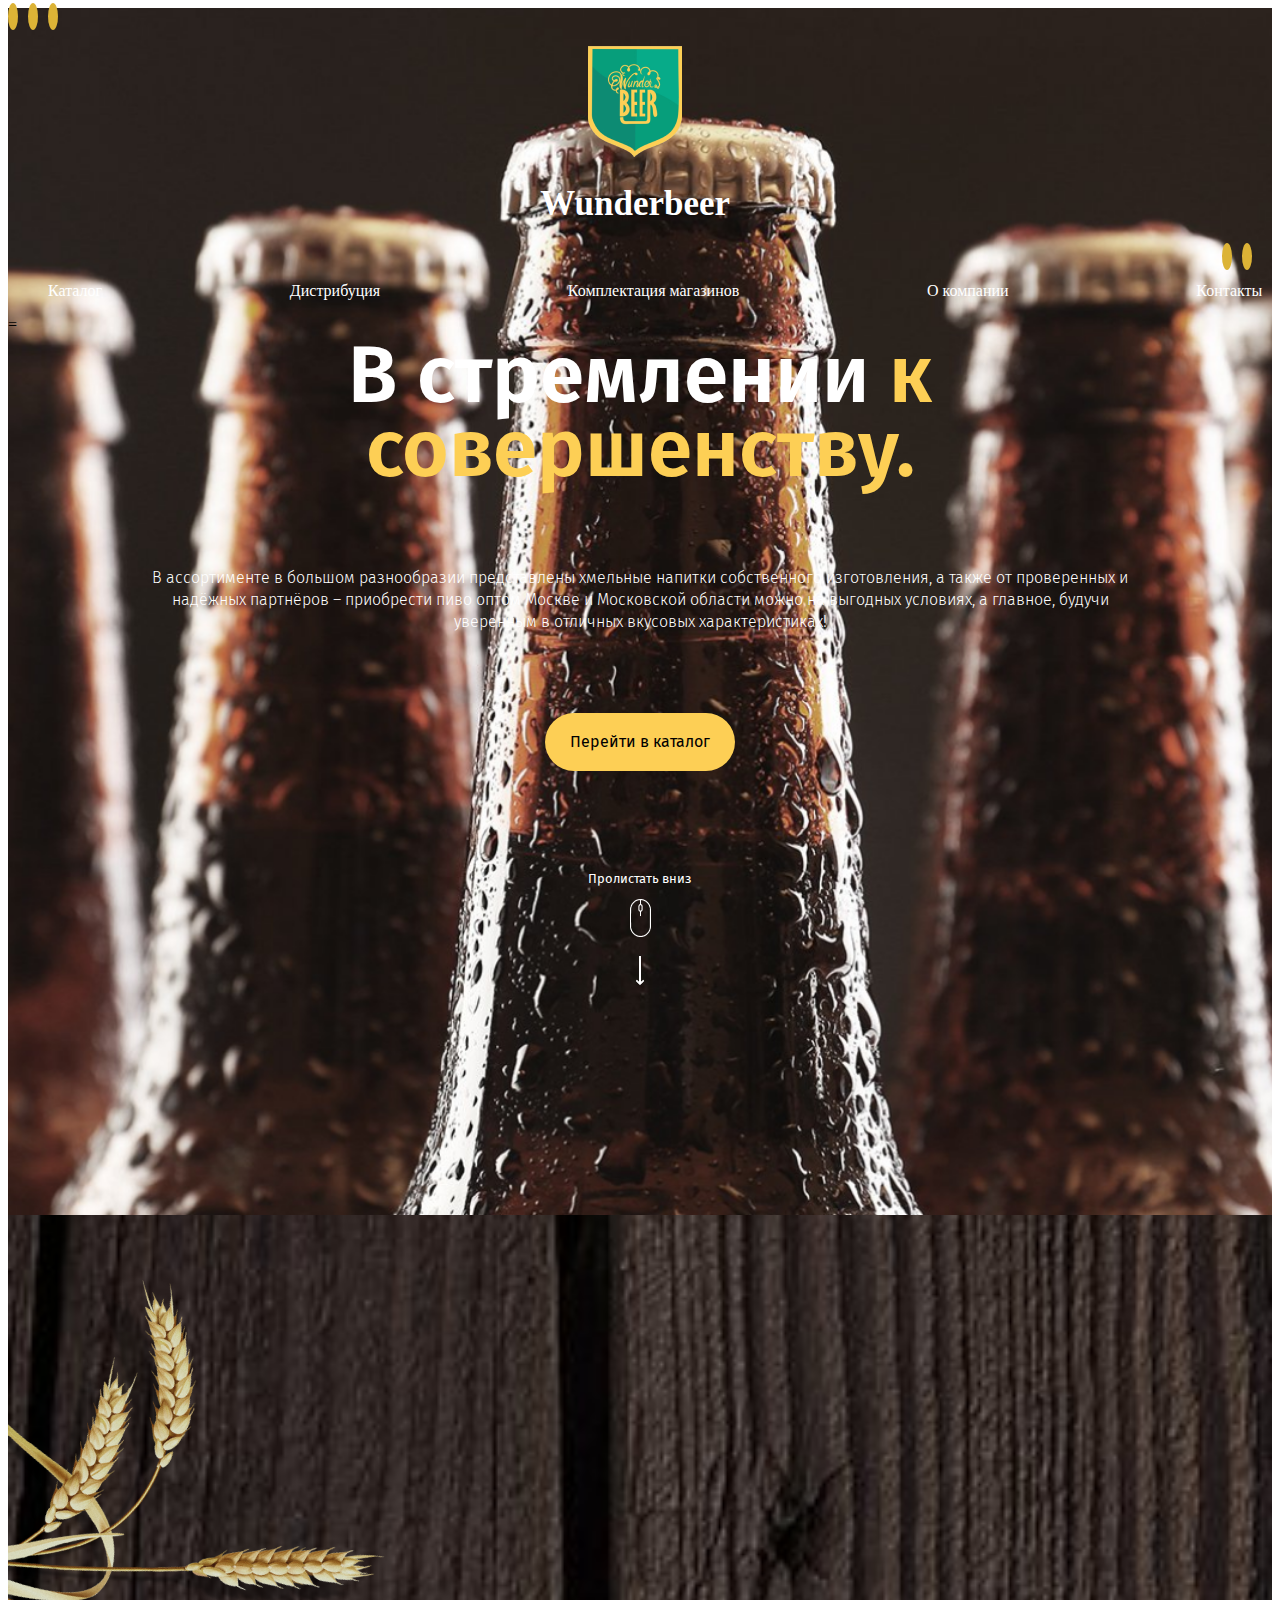
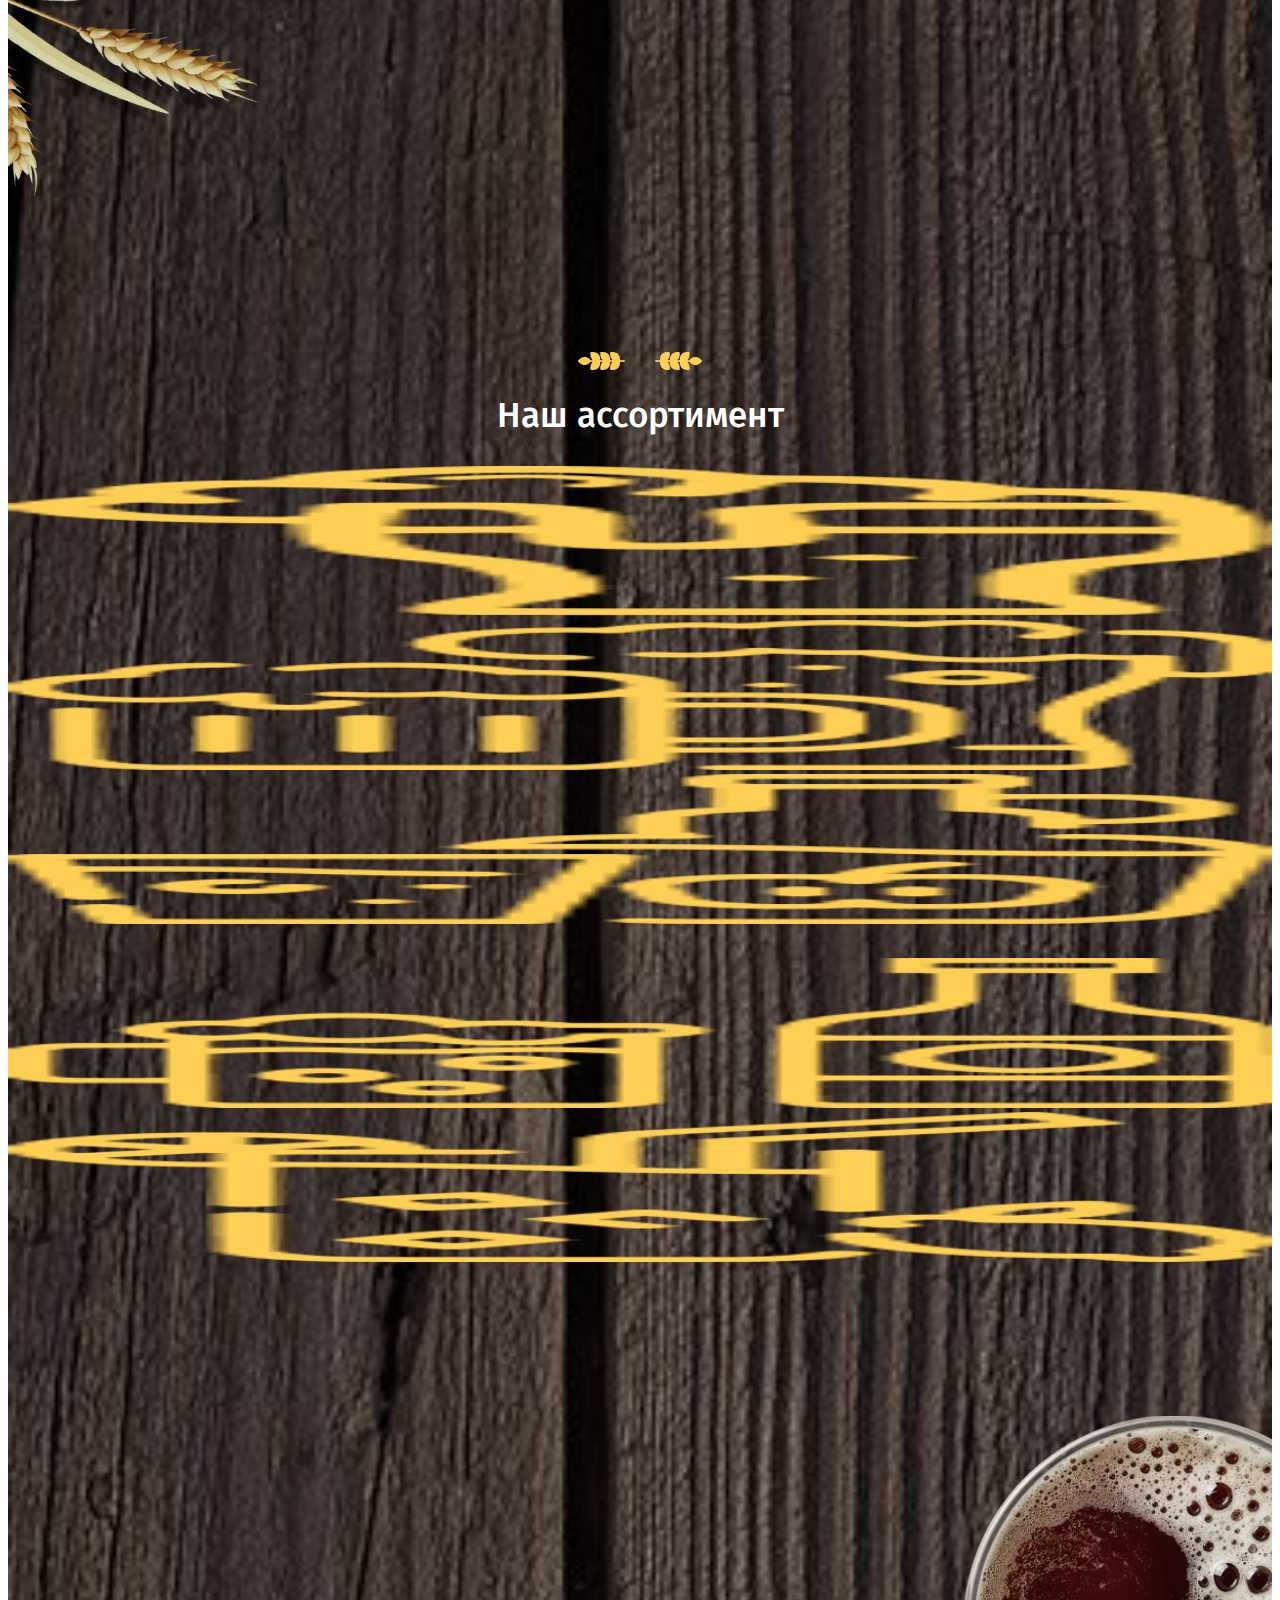
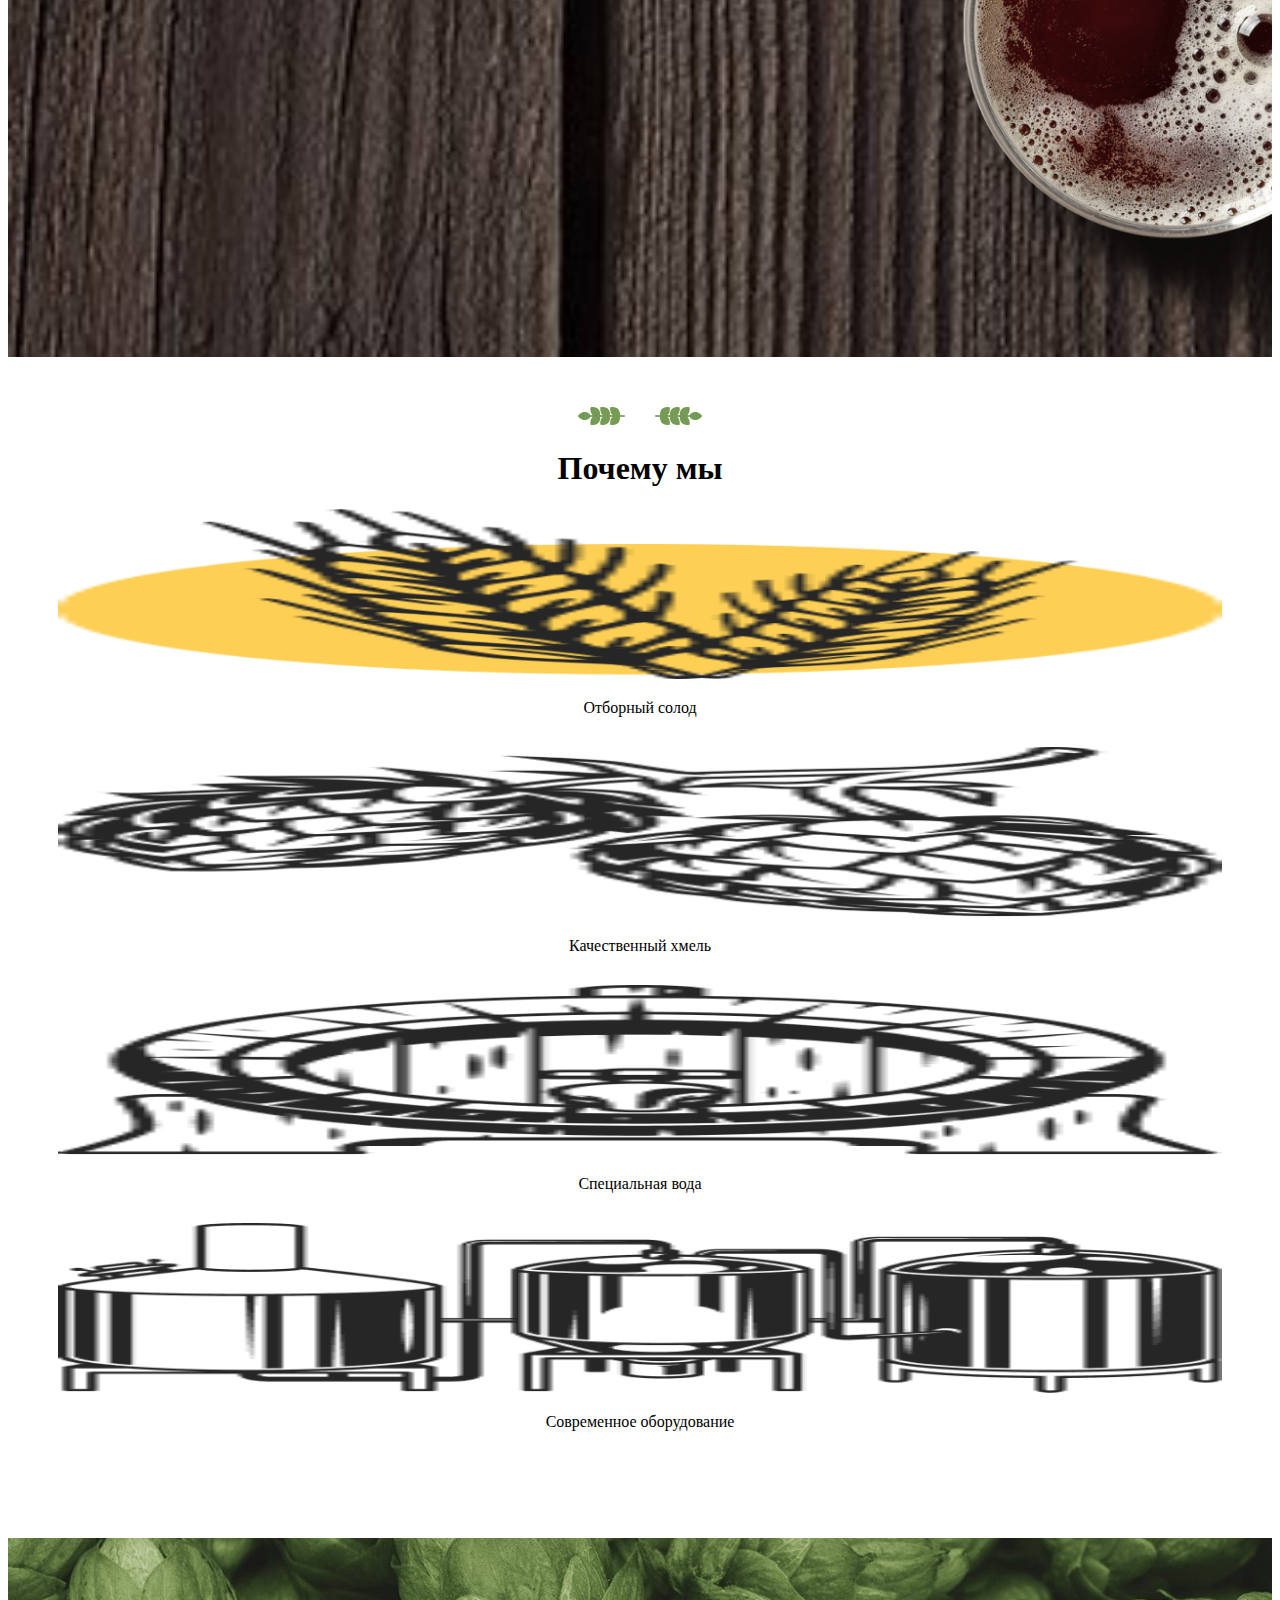
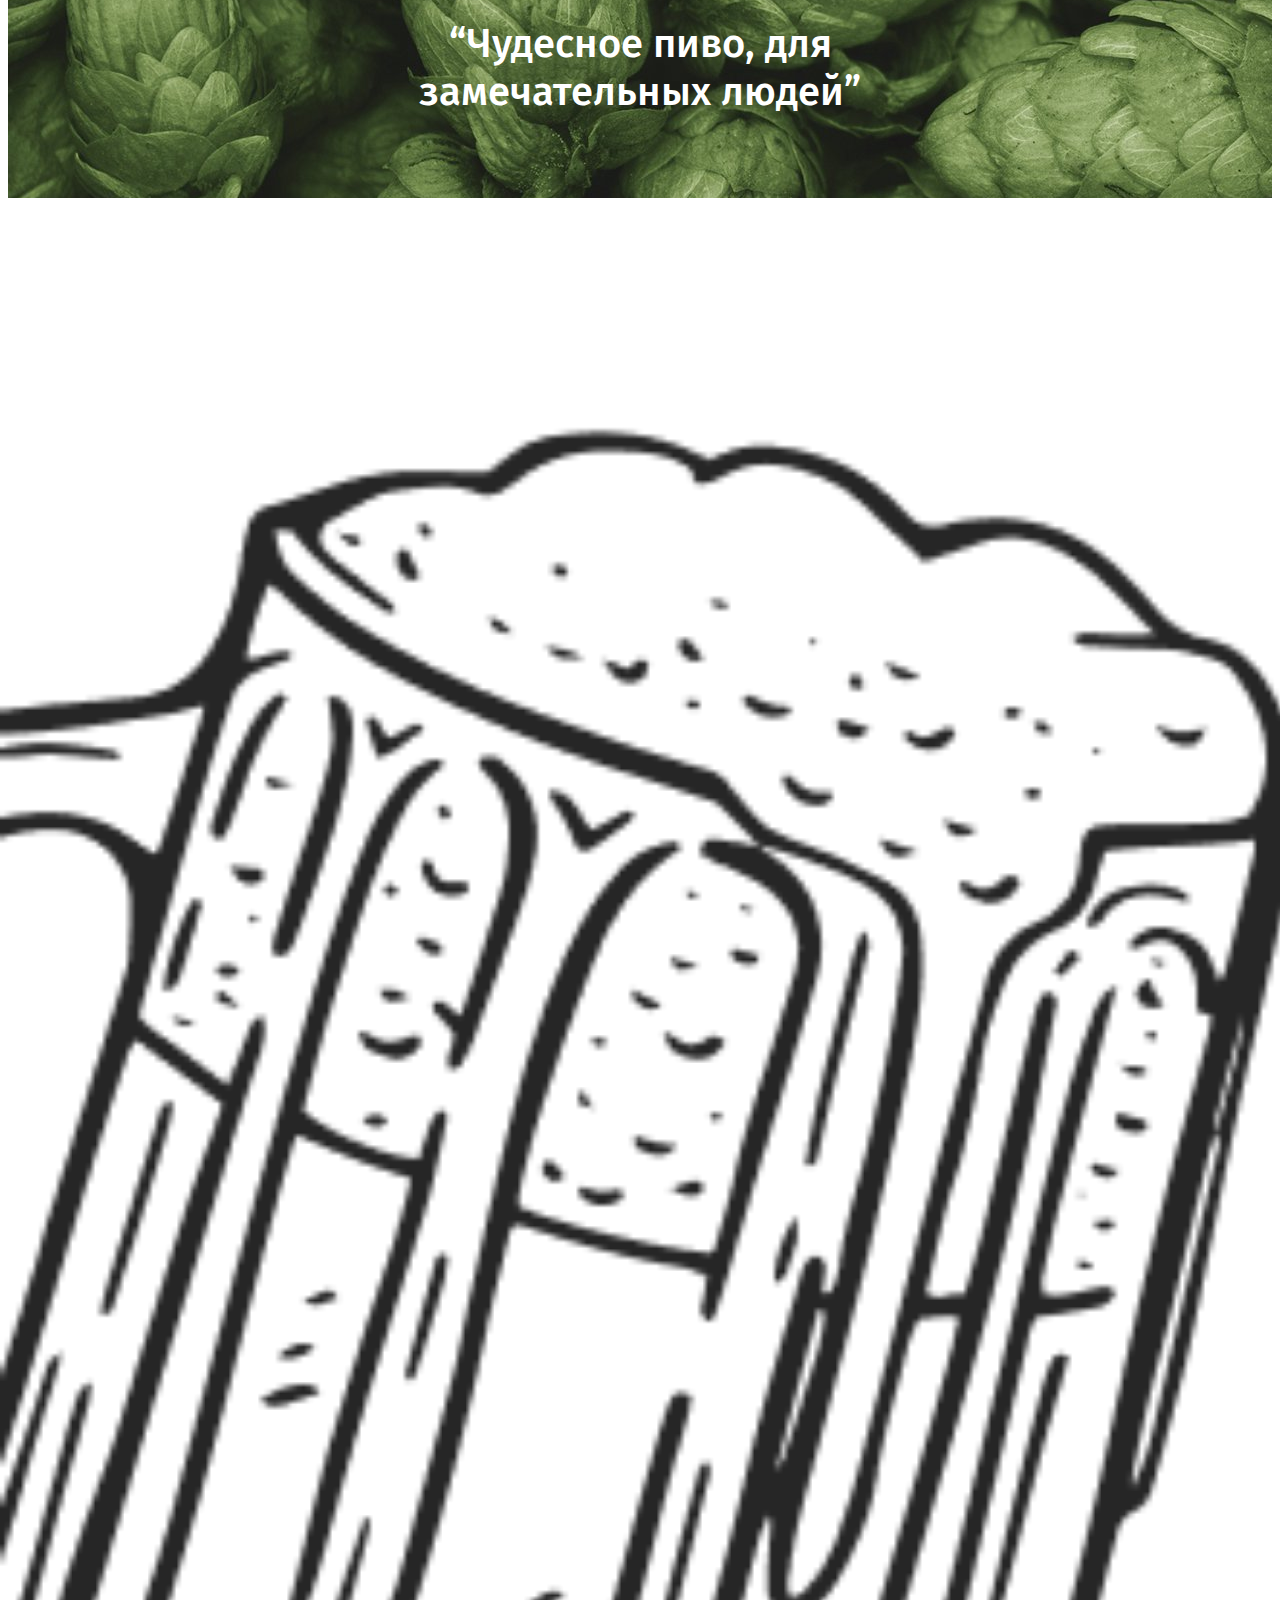
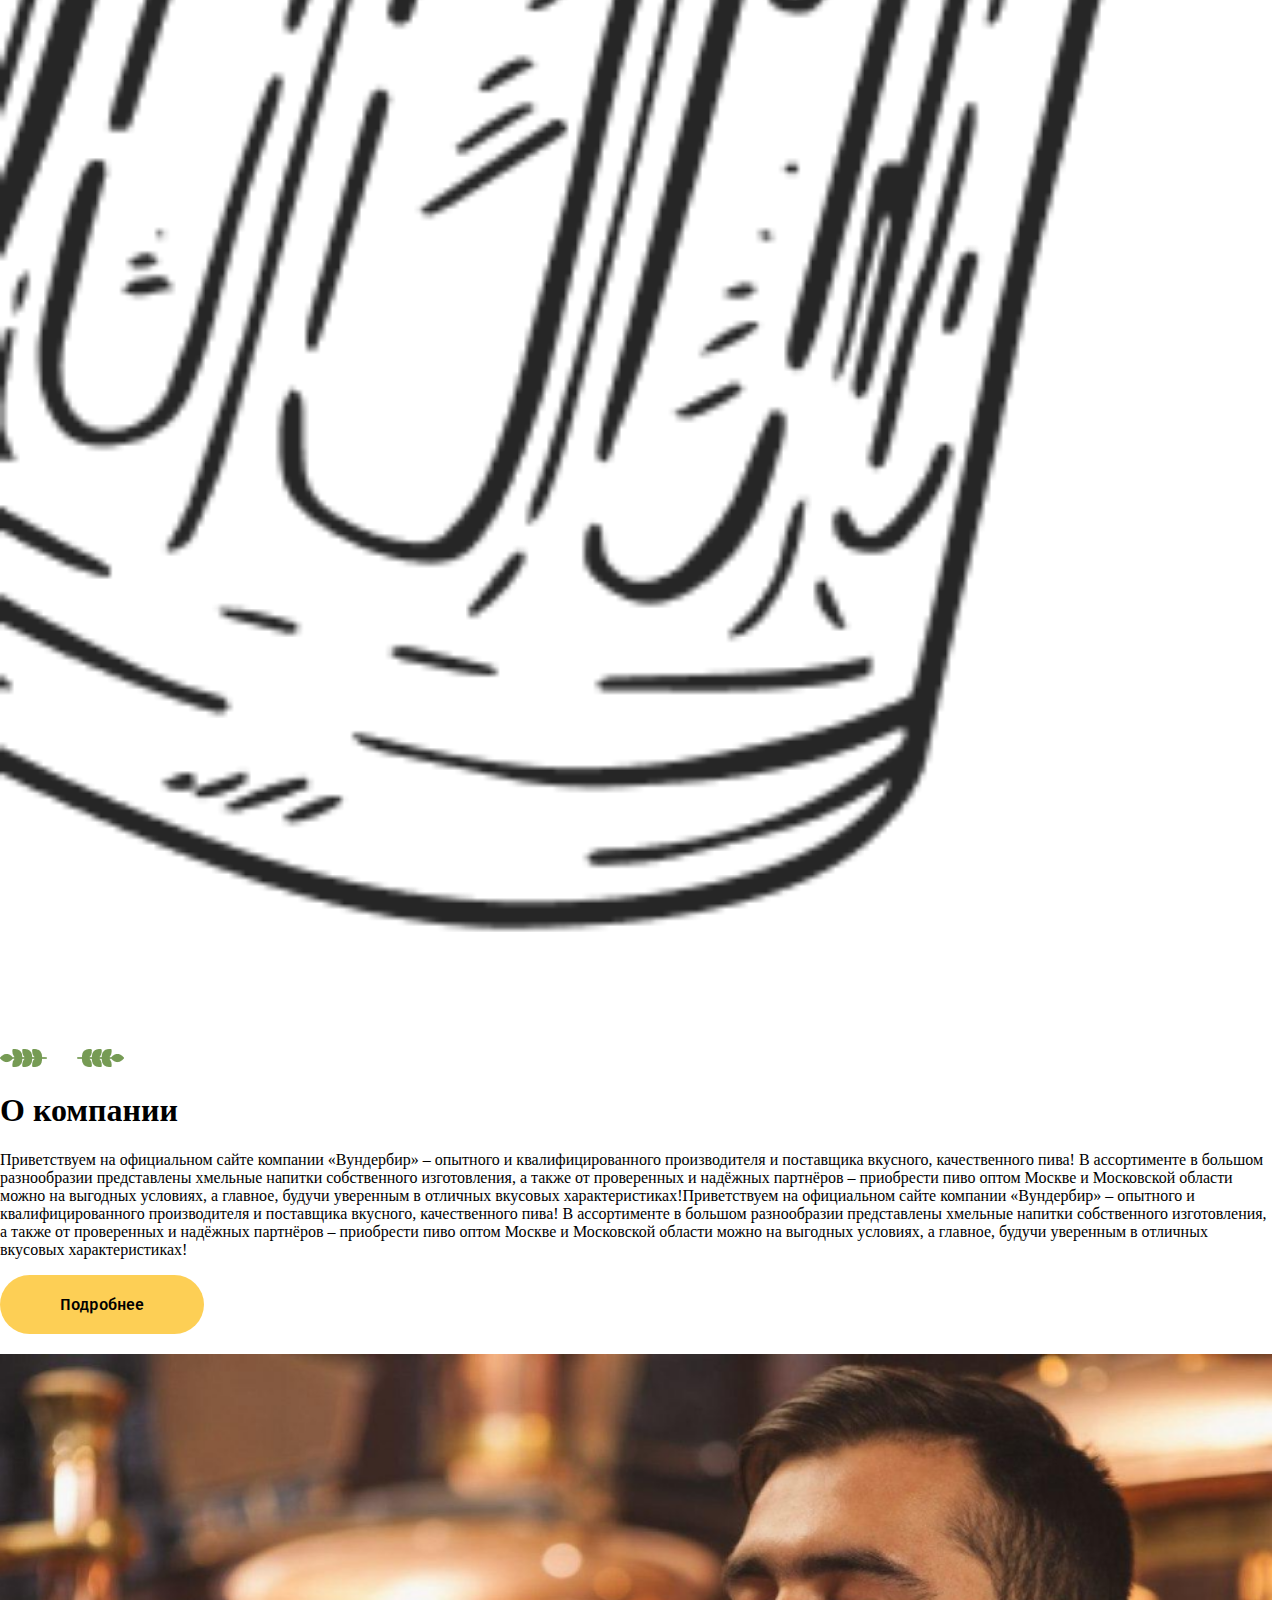
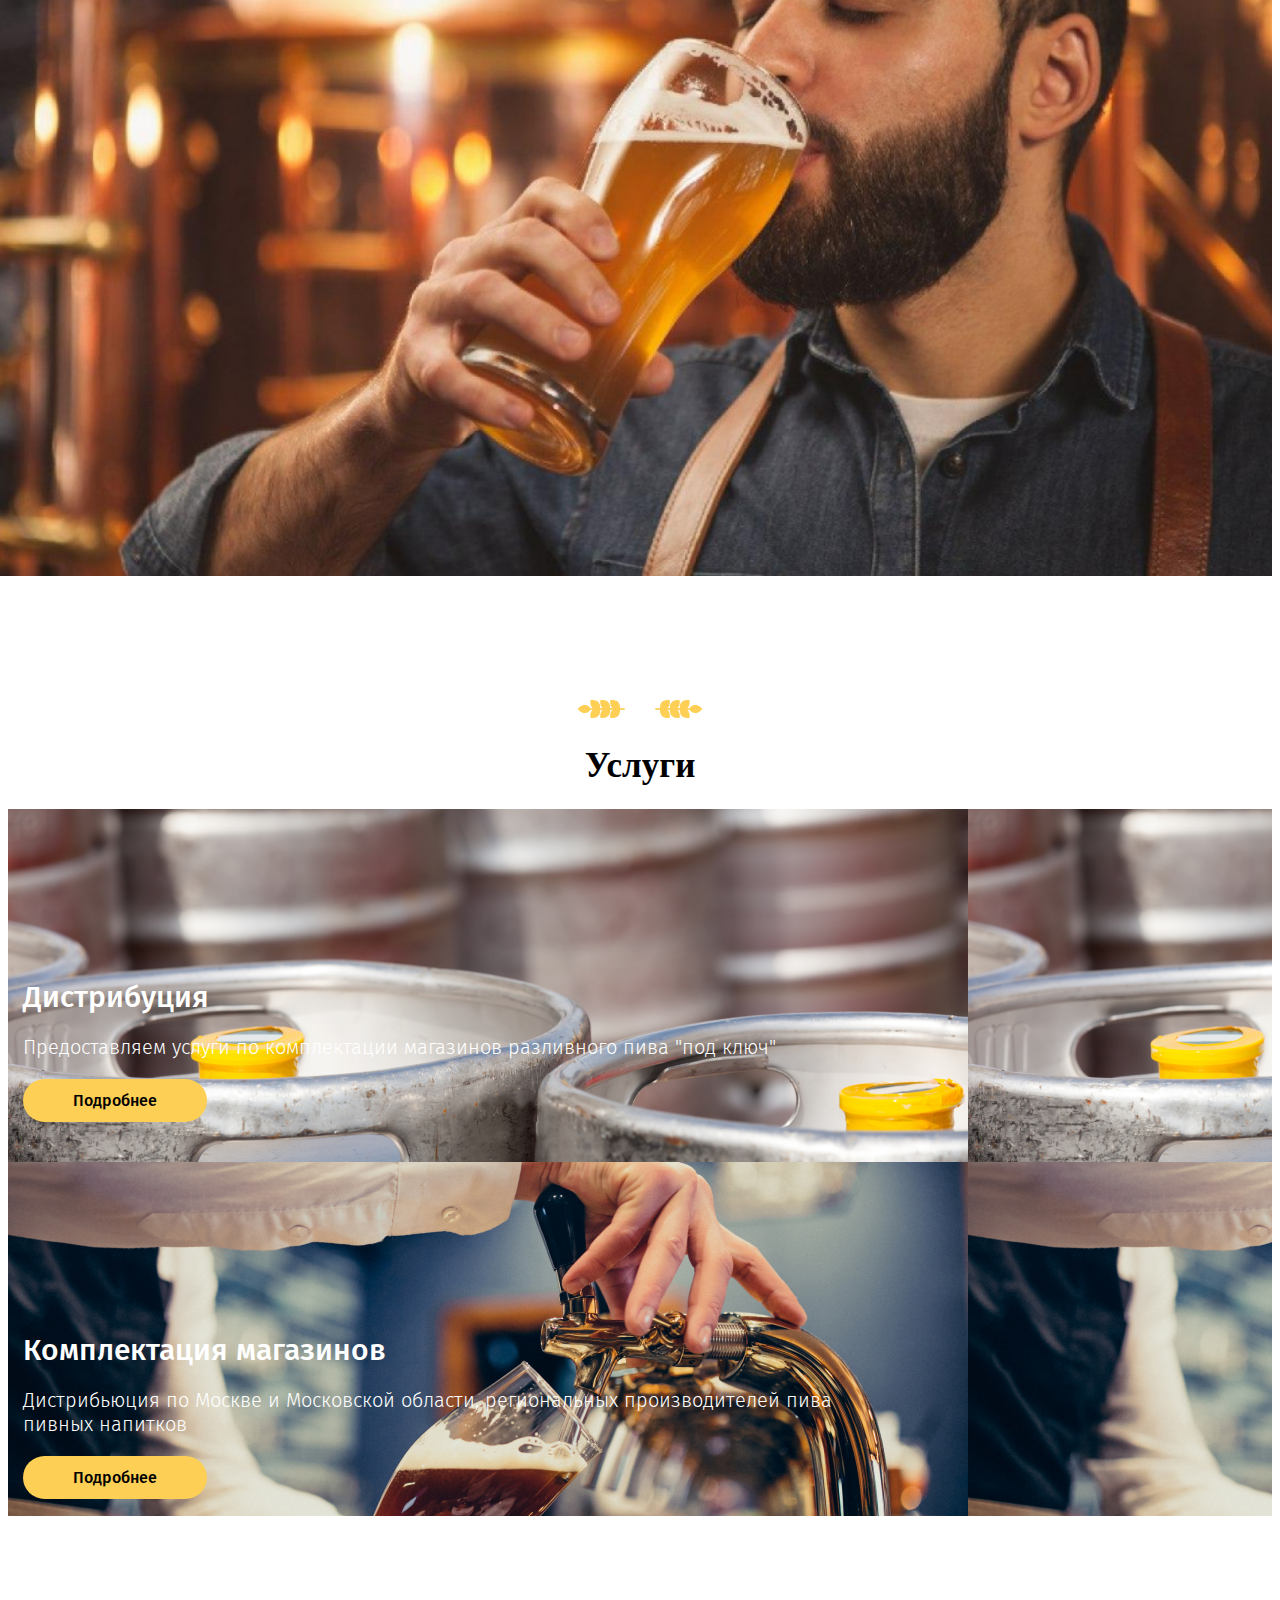
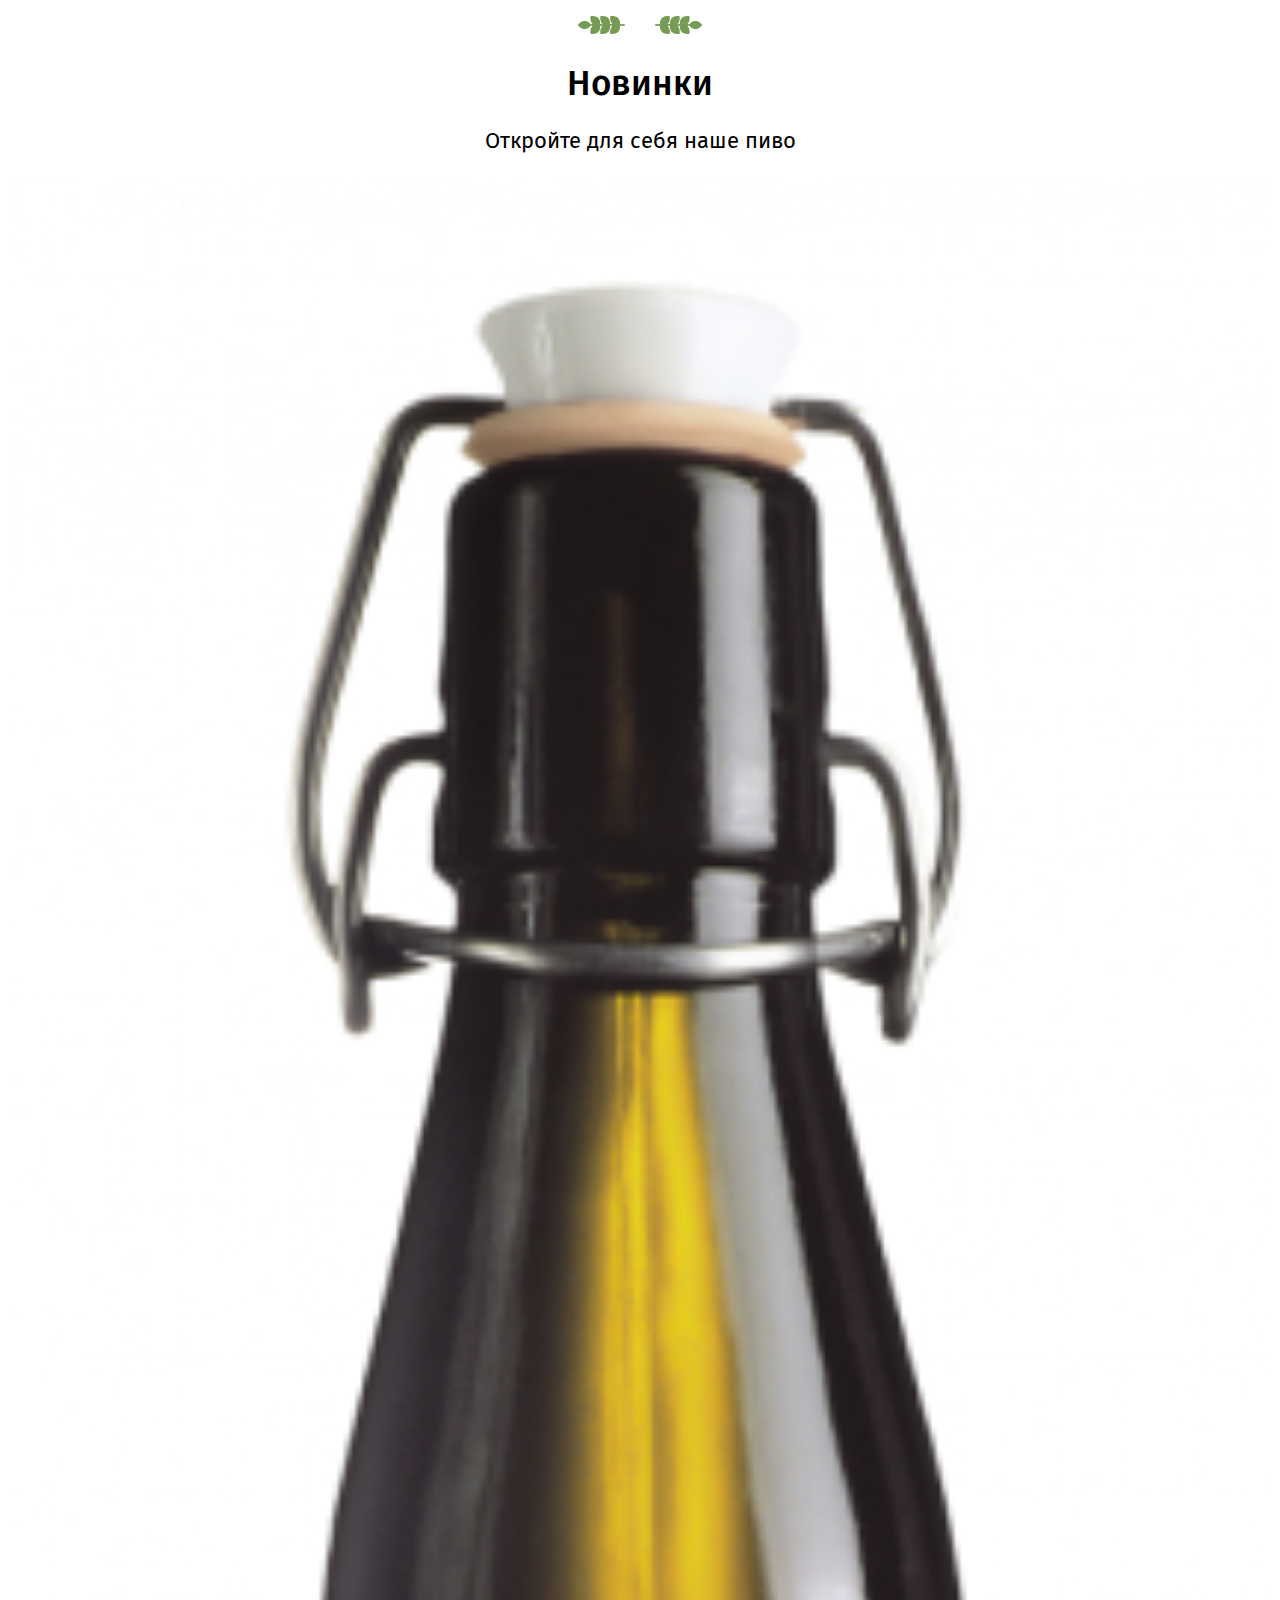
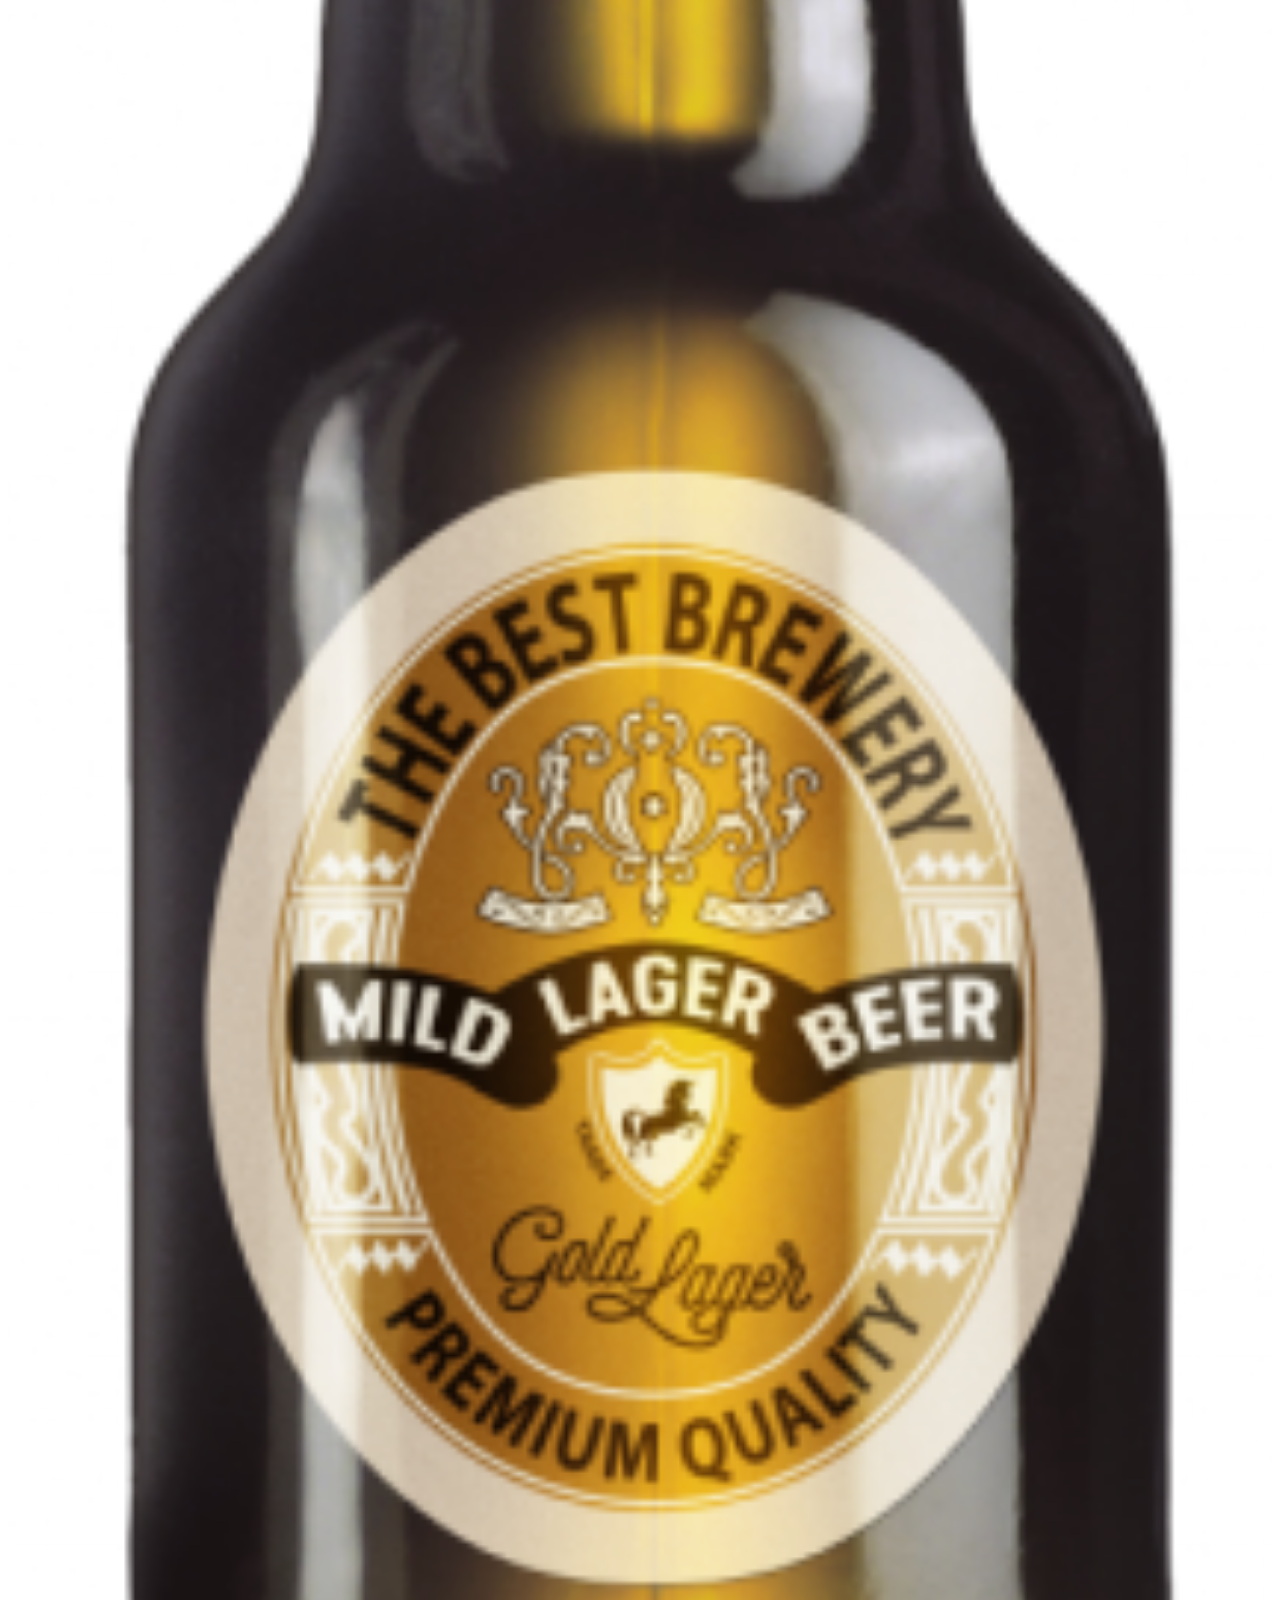
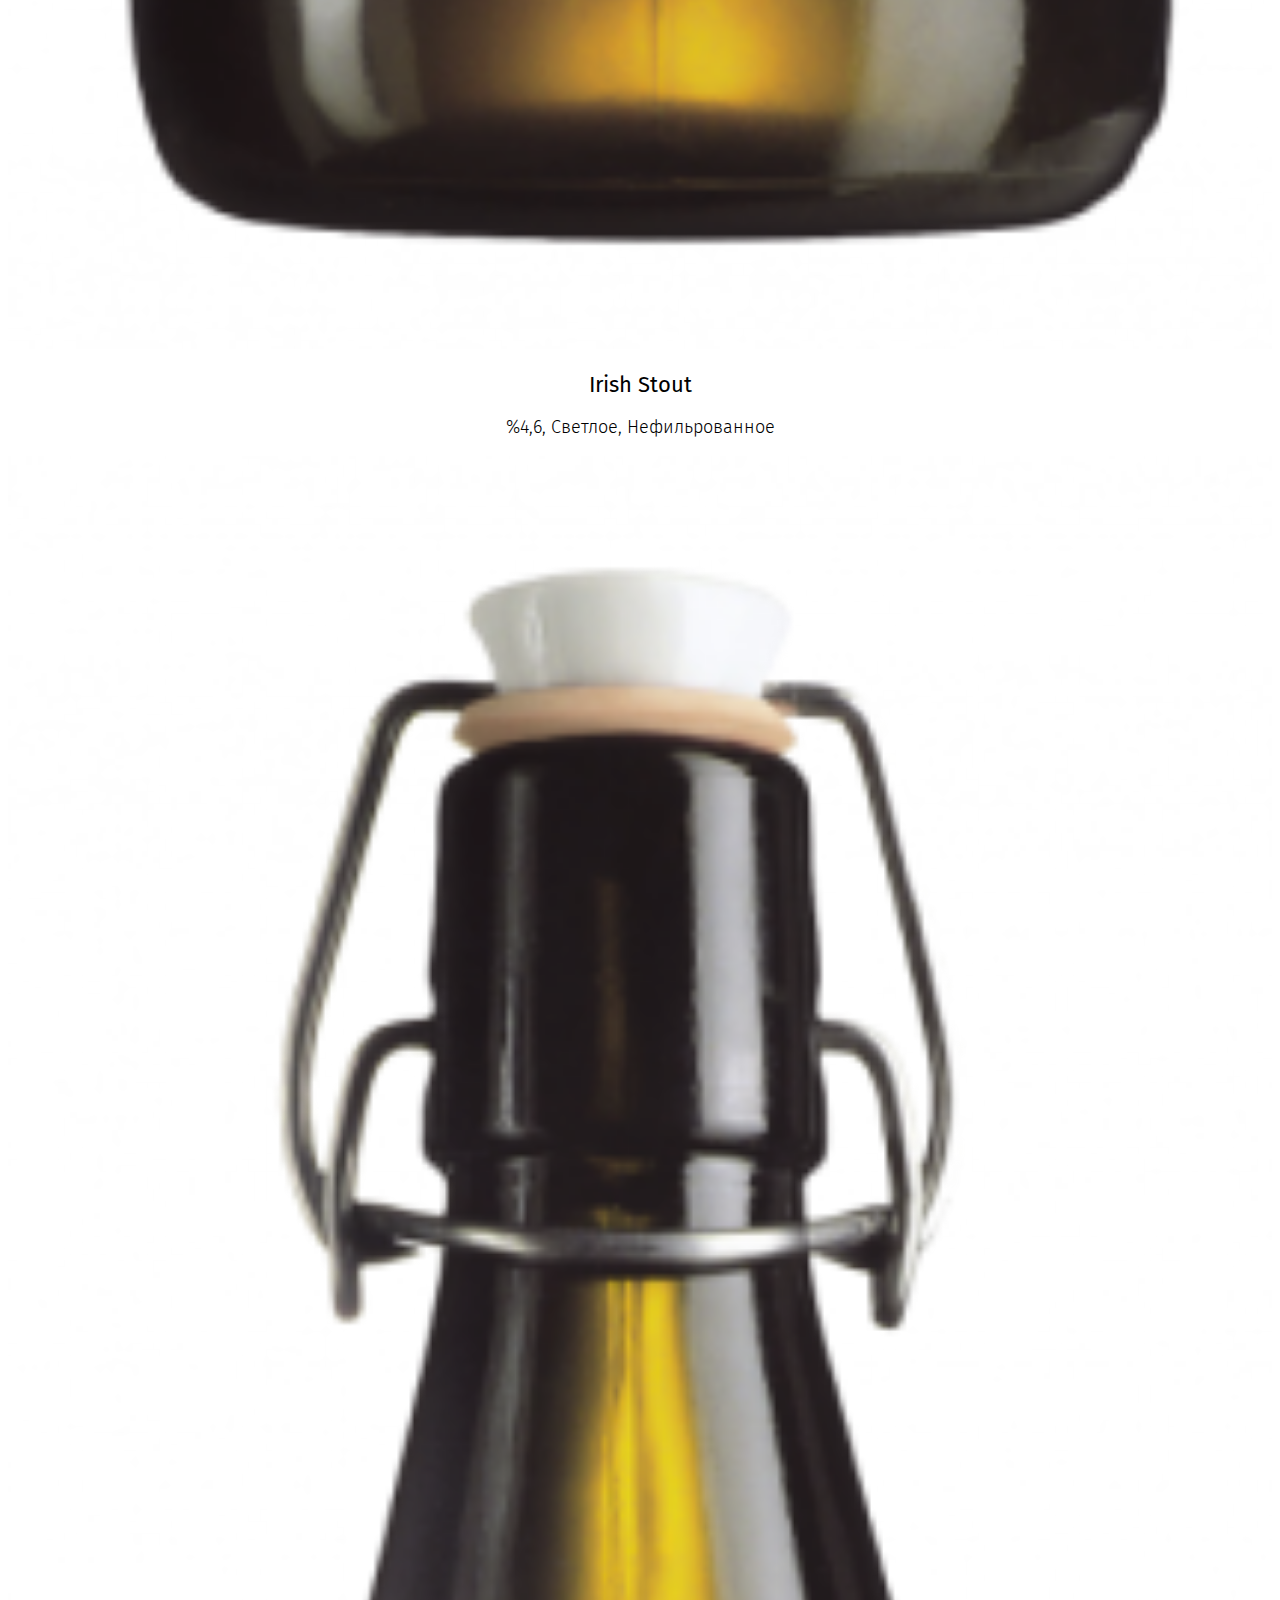
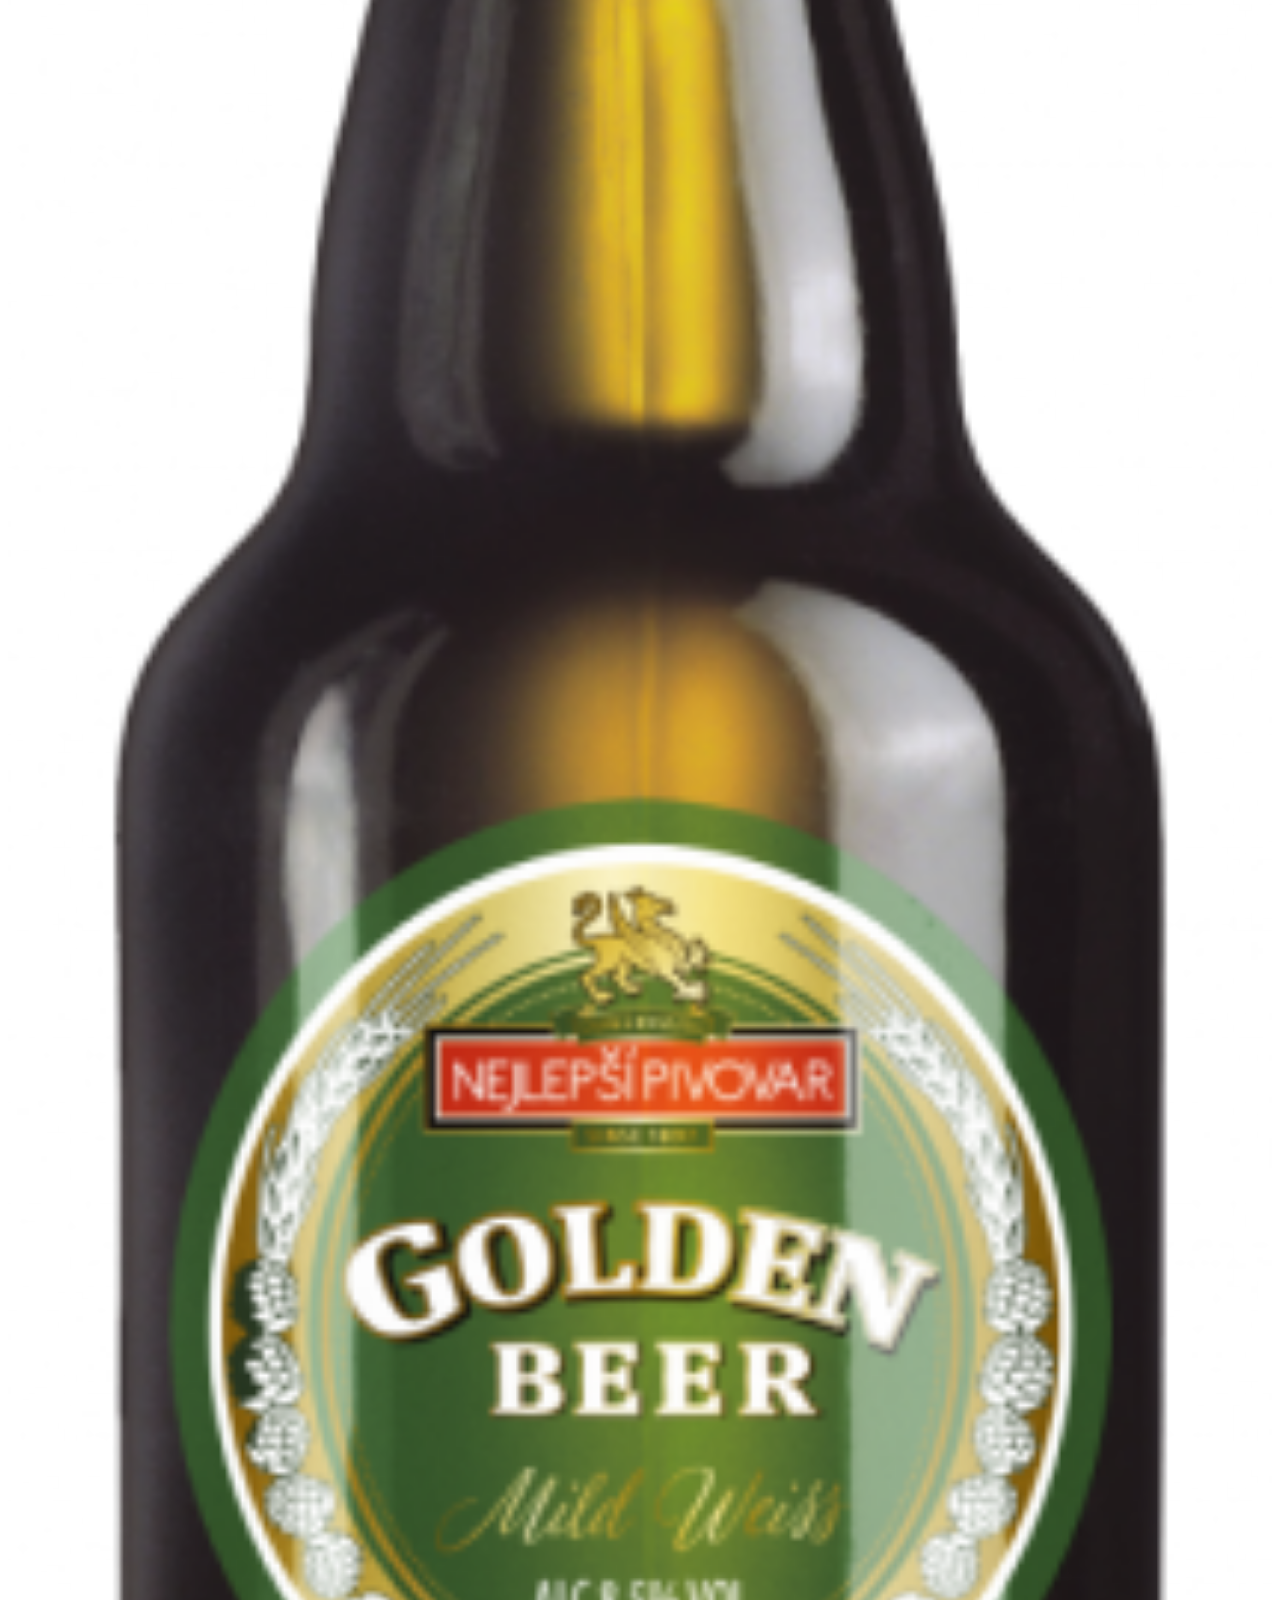
<file: index.html>
<!DOCTYPE html>
<html lang="en">

<head>
    <meta charset="UTF-8">
    <meta http-equiv="X-UA-Compatible" content="IE=edge">
    <meta name="viewport" content="width=device-width, initial-scale=1.0">
    <link href="https://cdn.jsdelivr.net/npm/bootstrap@5.3.2/dist/css/bootstrap.min.css" rel="stylesheet"
        integrity="sha384-T3c6CoIi6uLrA9TneNEoa7RxnatzjcDSCmG1MXxSR1GAsXEV/Dwwykc2MPK8M2HN" crossorigin="anonymous">
        <link rel="stylesheet" href="https://cdnjs.cloudflare.com/ajax/libs/font-awesome/6.4.2/css/all.min.css" integrity="sha512-z3gLpd7yknf1YoNbCzqRKc4qyor8gaKU1qmn+CShxbuBusANI9QpRohGBreCFkKxLhei6S9CQXFEbbKuqLg0DA==" crossorigin="anonymous" referrerpolicy="no-referrer" />
    <link rel="preconnect" href="https://fonts.googleapis.com">
    <link
        href="https://fonts.googleapis.com/css2?family=Fira+Sans:ital,wght@0,300;0,400;0,500;0,600;0,700;0,800;0,900;1,300;1,400;1,500;1,600;1,700;1,800&family=Roboto:wght@700&display=swap"
        rel="stylesheet">
    <link rel="stylesheet" href="https://cdn.jsdelivr.net/npm/bootstrap-icons@1.5.0/font/bootstrap-icons.css">
    <link rel="stylesheet" href="css/main.css">
    <link rel="stylesheet" href="css/media.css">
    <title>first maket</title>
</head>

<body>
    <header class="header">
        <div class="row">
            <div class="col-10 offset-1">
                <div class="row">
                    <div class="col-3">
                        <div class="header__menu1">
                            <i class="fa-brands fa-instagram"></i>
                            <i class="fa-solid fa-w"></i>
                            <i class="fa-brands fa-facebook"></i>
                        </div>
                        <!-- /.header__menu1 -->
                    </div>
                    <div class="col-6">
                        <div class="header__img">
                            <img src="images/wunderbeer.png" alt="">
                            <h1>Wunderbeer</h1>
                        </div>
                        <!-- /.header__img -->
                    </div>
                    <div class="col-3">
                        <div class="header__menu2">
                            <i class="fa-solid fa-magnifying-glass"></i>
                            <i class="fa-solid fa-cart-shopping"></i>
                        </div>
                        <!-- /.header__menu2 -->
                    </div>
                </div>


                <div class="header__menu3">
                    <ul>
                        <li><a href="#">Каталог</a></li>
                        <li><a href="#">Дистрибуция</a></li>
                        <li><a href="#">Комплектация магазинов</a> </li>
                        <li><a href="#">О компании</a></li>
                        <li><a href="#">Контакты</a></li>
                    </ul>
                </div>
                <!-- /.header__menu3 -->
            </div>
            <!-- /.col-10 -->

        </div>
        <!-- /.row -->
        =
        
    </header>
    <section class="coca" style="background-image: url(images/background_img.png);">
        <div class="container">
            <div class="bars__img">
                <img src="images/wunderbeer.png" alt="">
                <h1>Wunderbeer</h1>

                <button type="button" style="background-color: rgb(59, 187, 157); border: none;  color: black; font-size: 20px;" data-bs-toggle="offcanvas"
                data-bs-target="#offcanvasRight" aria-controls="offcanvasRight" class="btn btn-primary"><span class="bi-list"></span></button>
            </div>
            <!-- /.header__img -->
            
            <div class="bars">
                <div class="offcanvas offcanvas-end" tabindex="-1" id="offcanvasRight"
                    aria-labelledby="offcanvasRightLabel">
                    <div class="offcanvas-header">
                        <h5 id="offcanvasRightLabel"><i class="fa-solid fa-magnifying-glass"></i>
                            <i class="fa-solid fa-cart-shopping"></i></h5>
                        <button type="button" class="btn-close text-reset" data-bs-dismiss="offcanvas"
                            aria-label="Close"></button>
                    </div>
                    <div class="offcanvas-body">
                        <ul>
                            <li><a href="#">Каталог</a></li>
                            <li><a href="#">Дистрибуция</a></li>
                            <li><a href="#">Комплектация магазинов</a> </li>
                            <li><a href="#">О компании</a></li>
                            <li><a href="#">Контакты</a></li>
                        </ul>
                    </div>
                </div>
            </div>

            <div class="body__title">
                <p>В стремлении <span>к совершенству.</span> </p>
            </div>
            <!-- /.body__title -->

            <div class="body__text">
                <p>В ассортименте в большом разнообразии представлены хмельные напитки собственного изготовления, а
                    также от проверенных и надёжных партнёров – приобрести пиво оптом Москве и Московской области можно
                    на выгодных условиях, а главное, будучи уверенным в отличных вкусовых характеристиках!</p>
            </div>
            <!-- /.body__text -->

            <div class="body__button">
                <button>Перейти в каталог</button>
            </div>
            <!-- /.body__button -->


            <div class="body__vniz">
                <p>Пролистать вниз</p>
                <img src="images/Mouse.png" alt="">
                <div class="stroke">
                    <svg xmlns="http://www.w3.org/2000/svg" width="8" height="29" viewBox="0 0 8 29" fill="none">
                        <path
                            d="M3.64645 28.3536C3.84171 28.5488 4.15829 28.5488 4.35355 28.3536L7.53553 25.1716C7.7308 24.9763 7.7308 24.6597 7.53553 24.4645C7.34027 24.2692 7.02369 24.2692 6.82843 24.4645L4 27.2929L1.17157 24.4645C0.97631 24.2692 0.659727 24.2692 0.464465 24.4645C0.269203 24.6597 0.269203 24.9763 0.464465 25.1716L3.64645 28.3536ZM3.5 -2.18557e-08L3.5 28L4.5 28L4.5 2.18557e-08L3.5 -2.18557e-08Z"
                            fill="white" />
                    </svg>
                </div>
            </div>
            <!-- /.body__vniz -->
        </div>
        <!-- /.container -->
    </section>
    <!-- /.coca -->
    <section class="wood" style="background-image: url(images/wood_BG.png);">
        <div class="container-fluid">
            <div class="row">
                <div class="col-4">
                    <div class="wood__img1">
                        <img src="images/icons-image-1 1.png" alt="">
                    </div>
                    <!-- /.wood__img1 -->
                </div>
                <!-- /.col-4 -->

                <div class="col-4">
                    <div class="wood__body">
                        <img id="wood__body__title" src="images/Group 154.png" alt="">
                        <h1>Наш ассортимент</h1>

                        <div class="row" style="margin-top: 30px;">
                            <div class="col-4">
                                <img src="images/beer (Traced).png" alt="">
                            </div>
                            <!-- /.col-6 -->
                            <div class="col-4">
                                <img src="images/beer 1.png" alt="">
                            </div>
                            <!-- /.col-6 -->
                            <div class="col-4">
                                <img src="images/cider (Traced).png" alt="">
                            </div>
                            <!-- /.col-4 -->
                        </div>
                        <!-- /.row -->
                        <div class="row" style="margin-top: 30px;">
                            <div class="col-6">
                                <img src="images/Beer Bottle And Glass (Traced).png" alt="">
                            </div>
                            <!-- /.col-6 -->
                            <div class="col-6">
                                <img src="images/lemonade (Traced).png" alt="">
                            </div>
                            <!-- /.col-6 -->
                        </div>
                        <!-- /.row -->
                    </div>
                    <!-- /.wood__body -->
                </div>
                <!-- /.col-4 -->

                <div class="col-4">
                    <div class="wood__img2">
                        <img src="images/icons-image-2-600x555 1.png" alt="">
                    </div>
                    <!-- /.wood__img2 -->
                </div>
                <!-- /.col-4 -->
            </div>
            <!-- /.row -->
        </div>
        <!-- /.container -->
    </section>
    <!-- /.wood -->

    <section class="pochemumi">
        <div class="container">
            <div class="pochemumi__title">
                <img src="images/Group 155.png" alt="">
                <h1>Почему мы</h1>
            </div>
            <!-- /.pochemumi__title -->

            <div class="pochemumi__body">
                <div class="row">
                    <div class="col-8 offset-2">
                        <div class="row">
                            <div class="col-md-3 col-6">
                                <img src="images/Group 181.png" alt="">
                                <p>Отборный солод</p>
                            </div>
                            <!-- /.col-3 -->

                            <div class="col-md-3 col-6">
                                <img src="images/Group.png" alt="">
                                <p>Качественный хмель</p>
                            </div>
                            <!-- /.col-3 -->

                            <div class="col-md-3 col-6">
                                <img src="images/Group 11.png" alt="">
                                <p>Специальная вода</p>
                            </div>
                            <!-- /.col-3 -->

                            <div class="col-md-3 col-6">
                                <img src="images/Vector.png" alt="">
                                <p>Современное оборудование</p>
                            </div>
                            <!-- /.col-3 -->
                        </div>
                        <!-- /.row -->
                    </div>
                    <!-- /.col-6 offset-3 -->
                </div>
                <!-- /.row -->
            </div>
            <!-- /.pochemumi__body -->
        </div>
        <!-- /.container -->
    </section>
    <!-- /.pochemumi -->

    <section class="restangle" style="background-image: url(images/hop_parallax\ 1.png);">
        <div class="container">
            <div class="restangle__title">
                <h1>“Чудесное пиво, для замечательных людей”</h1>
            </div>
            <!-- /.restangle__title -->
        </div>
    </section>
    <!-- /.restangle -->

    <section class="about">
        <div class="container-fluid">
            <div class="row">
                <div class="col-md-6  order-md-1">
                    <div class="about__left">
                        <div class="row">
                            <div class="col-lg-4">
                                <img src="images/bakal.png" alt="">
                            </div>
                            <!-- /.col-4 -->

                            <div class="col-lg-8">
                                <img src="images/Group 155.png" alt="">

                                <h1>О компании</h1>
                                <p>Приветствуем на официальном сайте компании «Вундербир» – опытного и
                                    квалифицированного производителя и поставщика вкусного, качественного пива!
                                    В ассортименте в большом разнообразии представлены хмельные напитки собственного
                                    изготовления, а также от проверенных и надёжных партнёров – приобрести пиво оптом
                                    Москве и Московской области можно на выгодных условиях, а главное, будучи уверенным
                                    в отличных вкусовых характеристиках!Приветствуем на официальном сайте компании
                                    «Вундербир» – опытного и квалифицированного производителя и поставщика вкусного,
                                    качественного пива!
                                    В ассортименте в большом разнообразии представлены хмельные напитки собственного
                                    изготовления, а также от проверенных и надёжных партнёров – приобрести пиво оптом
                                    Москве и Московской области можно на выгодных условиях, а главное, будучи уверенным
                                    в отличных вкусовых характеристиках!
                                </p>

                                <button class="bn">
                                    Подробнее
                                </button>
                            </div>
                            <!-- /.col-8 -->
                        </div>
                    </div>
                    <!-- /.about__left -->
                </div>
                <!-- /.col-6 -->

                <div class="col-md-6 order-md-2">
                    <div class="about__right">
                        <img src="images/photo_2019-12-09_13-54-15 1.png" alt="">
                    </div>
                    <!-- /.about__right -->
                </div>
                <!-- /.col-6 -->
            </div>
            <!-- /.row -->

        </div>
        <!-- /.container-fluid -->
    </section>
    <!-- /.about -->

    <section class="uslugi">
        <div class="container-fluid">
            <div class="uslugi__header">
                <img src="images/Group 154.png" alt="">
                <h1>Услуги</h1>
            </div>
            <!-- /.uslugi__header -->

            <div class="row">
                <div class="col-md-6 order-md-1">
                    <div class="uslugi__left" style="background-image: url(images/2209.png);">
                        <div class="text">
                            <h1>Дистрибуция</h1>
                            <p>Предоставляем услуги по комплектации магазинов разливного пива "под ключ"</p>
                            <button>
                                Подробнее
                            </button>
                        </div>
                    </div>
                    <!-- /.uslugi__left -->
                </div>

                <div class="col-md-6 order-md-2">
                    <div class="uslugi__right" style="background-image: url(images/19964\ 1.png);">
                        <div class="text2">
                            <h1>Комплектация магазинов</h1>
                            <p>Дистрибьюция по Москве и Московской области, региональных производителей пива пивных
                                напитков</p>
                            <button>
                                Подробнее
                            </button>
                        </div>
                        <!-- /.uslugi__right -->
                    </div>
                    <!-- /.col-6 -->
                </div>
                <!-- /.row -->
            </div>
            <!-- /.container-fluid -->
    </section>
    <!-- /.uslugi -->


    <section class="novinki">
        <div class="container">
            <div class="novinki__title">
                <img src="images/Group 155.png" alt="">
                <h1>Новинки</h1>
                <p>Откройте для себя наше пиво</p>
            </div>
            <!-- /.novinki__title -->

            <div class="novinki__body">
                <div class="row">
                    <div class="col-md-3 col-sm-6 order-sm-1">
                        <div class="novinki__body_center">
                            <img src="images/beer_02-360x963.png" alt="">
                            <h2>Irish Stout</h2>
                            <p>%4,6, Светлое, Нефильрованное</p>
                        </div>
                    </div>
                    <!-- /.col-3 -->

                    <div class="col-md-3 col-sm-6 order-sm-2">
                        <div class="novinki__body_center">
                            <img src="images/beer_03-360x963.png" alt="">
                            <h2>Irish Stout</h2>
                            <p>%4,6, Светлое, Нефильрованное</p>
                        </div>
                    </div>
                    <!-- /.col-3 -->

                    <div class="col-md-3 col-sm-6 order-sm-3">
                        <div class="novinki__body_center">
                            <img src="images/beer_04-360x963.png" alt="">
                            <h2>Irish Stout</h2>
                            <p>%4,6, Светлое, Нефильрованное</p>
                        </div>
                    </div>
                    <!-- /.col-3 -->

                    <div class="col-md-3 col-sm-6 order-sm-4">
                        <div class="novinki__body_center">
                            <img src="images/beer_03-360x963.png" alt="">
                            <h2>Irish Stout</h2>
                            <p>%4,6, Светлое, Нефильрованное</p>
                        </div>
                    </div>
                    <!-- /.col-3 -->
                </div>
                <!-- /.row -->
            </div>
            <!-- /.novinki__body -->


            <div class="novinki2">
                <div id="carouselExampleCaptions1" class="carousel slide">
                    <div class="carousel-indicators">
                        <button type="button" data-bs-target="#carouselExampleCaptions1" data-bs-slide-to="0" class="active" aria-current="true" aria-label="Slide 1"></button>
                        <button type="button" data-bs-target="#carouselExampleCaptions1" data-bs-slide-to="1" aria-label="Slide 2"></button>
                        <button type="button" data-bs-target="#carouselExampleCaptions1" data-bs-slide-to="2" aria-label="Slide 3"></button>
                        <button type="button" data-bs-target="#carouselExampleCaptions1" data-bs-slide-to="3" aria-label="Slide 4"></button>
                    </div>
                    <div class="carousel-inner">
                        <div class="carousel-item active">
                            <img src="images/beer_02-360x963.png" class="d-block w-100" alt="...">
                            <div class="carousel-caption d-none d-md-block">
                                <h5 style="color: black;">Irish Stout</h5>
                                <p>%4,6, Светлое, Нефильрованное</p>
                            </div>
                        </div>
                        <div class="carousel-item">
                            <img src="images/beer_03-360x963.png" class="d-block w-100" alt="...">
                            <div class="carousel-caption d-none d-md-block">
                                <h5>Irish Stout</h5>
                                <p>%4,6, Светлое, Нефильрованное</p>
                            </div>
                        </div>
                        <div class="carousel-item">
                            <img src="images/beer_04-360x963.png" class="d-block w-100" alt="...">
                            <div class="carousel-caption d-none d-md-block">
                                <h5>Irish Stout</h5>
                                <p>%4,6, Светлое, Нефильрованное</p>
                            </div>
                        </div>
                        <div class="carousel-item">
                            <img src="images/beer_03-360x963.png" class="d-block w-100" alt="...">
                            <div class="carousel-caption d-none d-md-block">
                                <h5>Irish Stout</h5>
                                <p>%4,6, Светлое, Нефильрованное</p>
                            </div>
                        </div>
                    </div>
                    <button class="carousel-control-prev" type="button" data-bs-target="#carouselExampleCaptions1" data-bs-slide="prev">
                        <span class="carousel-control-prev-icon" aria-hidden="true"></span>
                        <span class="visually-hidden">Previous</span>
                    </button>
                    <button class="carousel-control-next" type="button" data-bs-target="#carouselExampleCaptions1" data-bs-slide="next">
                        <span class="carousel-control-next-icon" aria-hidden="true"></span>
                        <span class="visually-hidden">Next</span>
                    </button>
                </div>
            </div>
            <!-- /.novinki2 -->
        </div>
        <!-- /.container -->
    </section>
    <!-- /.novinki -->

    <section class="partneri">
        <div class="container">
            <div class="partneri__title">
                <img src="images/Group 155.png" alt="">
                <h1>Наши партнеры</h1>
            </div>
            <!-- /.partneri__title -->

            <div id="carouselExampleCaptions" class="carousel slide" data-bs-ride="carousel">
                <div class="carousel-indicators">
                    <button type="button" data-bs-target="#carouselExampleCaptions" data-bs-slide-to="0" class="active" aria-current="true" aria-label="Slide 1"></button>
                    <button type="button" data-bs-target="#carouselExampleCaptions" data-bs-slide-to="1" aria-label="Slide 2"></button>
                    <button type="button" data-bs-target="#carouselExampleCaptions" data-bs-slide-to="2" aria-label="Slide 3"></button>
                </div>
                <div class="carousel-inner">
                    <div class="carousel-item active">
                    <img src="images/download 1.png" class="d-block w-100" alt="...">
                    <div class="carousel-caption d-none d-md-block">
                
                    </div>
                    </div>
                    <div class="carousel-item">
                    <img src="images/Tag_etic_premium_2-e1527760759398 1.png" class="d-block w-100" alt="...">
                    <div class="carousel-caption d-none d-md-block">
                        
                    </div>
                    </div>
                    <div class="carousel-item">
                    <img src="images/logo 1.png" class="d-block w-100" alt="...">
                    <div class="carousel-caption d-none d-md-block">
                        
                    </div>
                    </div>
                </div>
                <button class="carousel-control-prev" type="button" data-bs-target="#carouselExampleCaptions" data-bs-slide="prev">
                    <i class="fa-solid fa-angle-left fa-beat-fade"></i>
                    <span class="carousel-control-prev-icon" aria-hidden="true"></span>
                    <span class="visually-hidden">Previous</span>
                </button>
                <button class="carousel-control-next" type="button" data-bs-target="#carouselExampleCaptions" data-bs-slide="next">
                    <i class="fa-solid fa-angle-right fa-beat-fade"></i>
                    <span class="carousel-control-next-icon" aria-hidden="true"></span>
                    <span class="visually-hidden">Next</span>
                </button>
            </div>
        </div>
        <!-- /.container -->
    </section>
    <!-- /.partneri -->


    


    <section class="novosti">
        <div class="container">
            <div class="novosti__title">
                <img src="images/Group 154.png" alt="">
                <h1>Новости</h1>
            </div>
            <!-- /.novosti__title -->

            <div class="novosti__body">
                <div class="row">
                    <div class="col-4">
                        <img src="images/19964 1.png" alt="">
                        <h2>Откройте для себя наше
                            крафтовое пиво
                        </h2>
                        <p>При покупки 3-х бутылок нашего крафтого пива 1 бутылка в подарок </p>
                    </div>

                    <div class="col-4">
                        <img src="images/536943-PJIX1A-613.png" alt="">
                        <h2>Откройте для себя наше
                            крафтовое пиво
                        </h2>
                        <p>При покупки 3-х бутылок нашего крафтого пива 1 бутылка в подарок </p>
                    </div>

                    <div class="col-4">
                        <img src="images/18069000.png" alt="">
                        <h2>Откройте для себя наше
                            крафтовое пиво
                        </h2>
                        <p>При покупки 3-х бутылок нашего крафтого пива 1 бутылка в подарок </p>
                    </div>
                </div>
                <!-- /.row -->
            </div>
            <!-- /.novosti__body -->
        </div>
        <!-- /.container-fluid -->
    </section>
    <!-- /.novosti -->

    <footer class="footer">
        <div class="container">
            <div class="row">
                <div class="col-md-4 col-6">
                    <div class="footer__1">
                        <div class="footer__1__title">
                            <img src="images/wunderbeer.png" alt="">
                            <h1>Wunderbeer</h1>
                        </div>
                        <!-- /.footer__1__title -->

                        <div class="footer__1__body">
                            <p>В ассортименте в большом разнообразии представлены хмельные напитки собственного
                                изготовления, а также от проверенных и надёжных партнёров.</p>
                        </div>
                        <!-- /.footer__1__body -->

                        <div class="footer__1__icons">
                            <i class="fa-brands fa-instagram"></i>
                            <i class="fa-solid fa-w"></i>
                            <i class="fa-brands fa-facebook"></i>
                        </div>
                        <!-- /.footer__1__icons -->
                    </div>
                </div>

                <div class="col-md-4 col-6">
                    <div class="footer__2">
                        <div class="footer__2__title">
                            <p>Контактная информация</p>
                        </div>
                        <!-- /.footer__2__title -->

                        <div class="footer__2__body">
                            <div class="footer__2__body__loc">
                                <i class="fa-solid fa-location-dot fa-bounce"></i>
                                <span>Россия, Москва, Рязанский проспект 22, к2</span>
                            </div>
                            <!-- /.footer__2__body__loc -->

                            <div class="footer__2__body__number">
                                <i class="fa-solid fa-phone-flip fa-beat-fade"></i>
                                <p>+7 (495) 740-40-51</p>
                            </div>
                            <!-- /.footer__2__body__number -->

                            <div class="footer__2__body__number">
                                <i class="fa-solid fa-phone-flip fa-beat-fade"></i>
                                <p>+7 (495) 740-40-51</p>
                            </div>
                            <!-- /.footer__2__body__number -->

                            <div class="footer__2__body__number">
                                <i class="fa-solid fa-envelope fa-flip"></i>
                                <p>+7 (495) 740-40-51</p>
                            </div>
                            <!-- /.footer__2__body__number -->
                        </div>
                        <!-- /.footer__2__body -->
                    </div>
                </div>
                <!-- /.col-4 -->

                <div class="col-md-4 col-12">
                    <div class="footer__3">
                        <p>Каталог</p>
                        <p>Дистрибуция</p>
                        <p>Комплектация магазинов</p>
                        <p>О компании</p>
                        <p>Контакты</p>
                        <p>Корзина</p>
                    </div>
                    <!-- /.footer__3 -->
                </div>
                <!-- /.col-4 -->
            </div>
            <!-- /.row -->
        </div>
    </footer>





    <script src="https://cdn.jsdelivr.net/npm/bootstrap@5.3.2/dist/js/bootstrap.bundle.min.js"
        integrity="sha384-C6RzsynM9kWDrMNeT87bh95OGNyZPhcTNXj1NW7RuBCsyN/o0jlpcV8Qyq46cDfL"
        crossorigin="anonymous"></script>
</body>
</file>
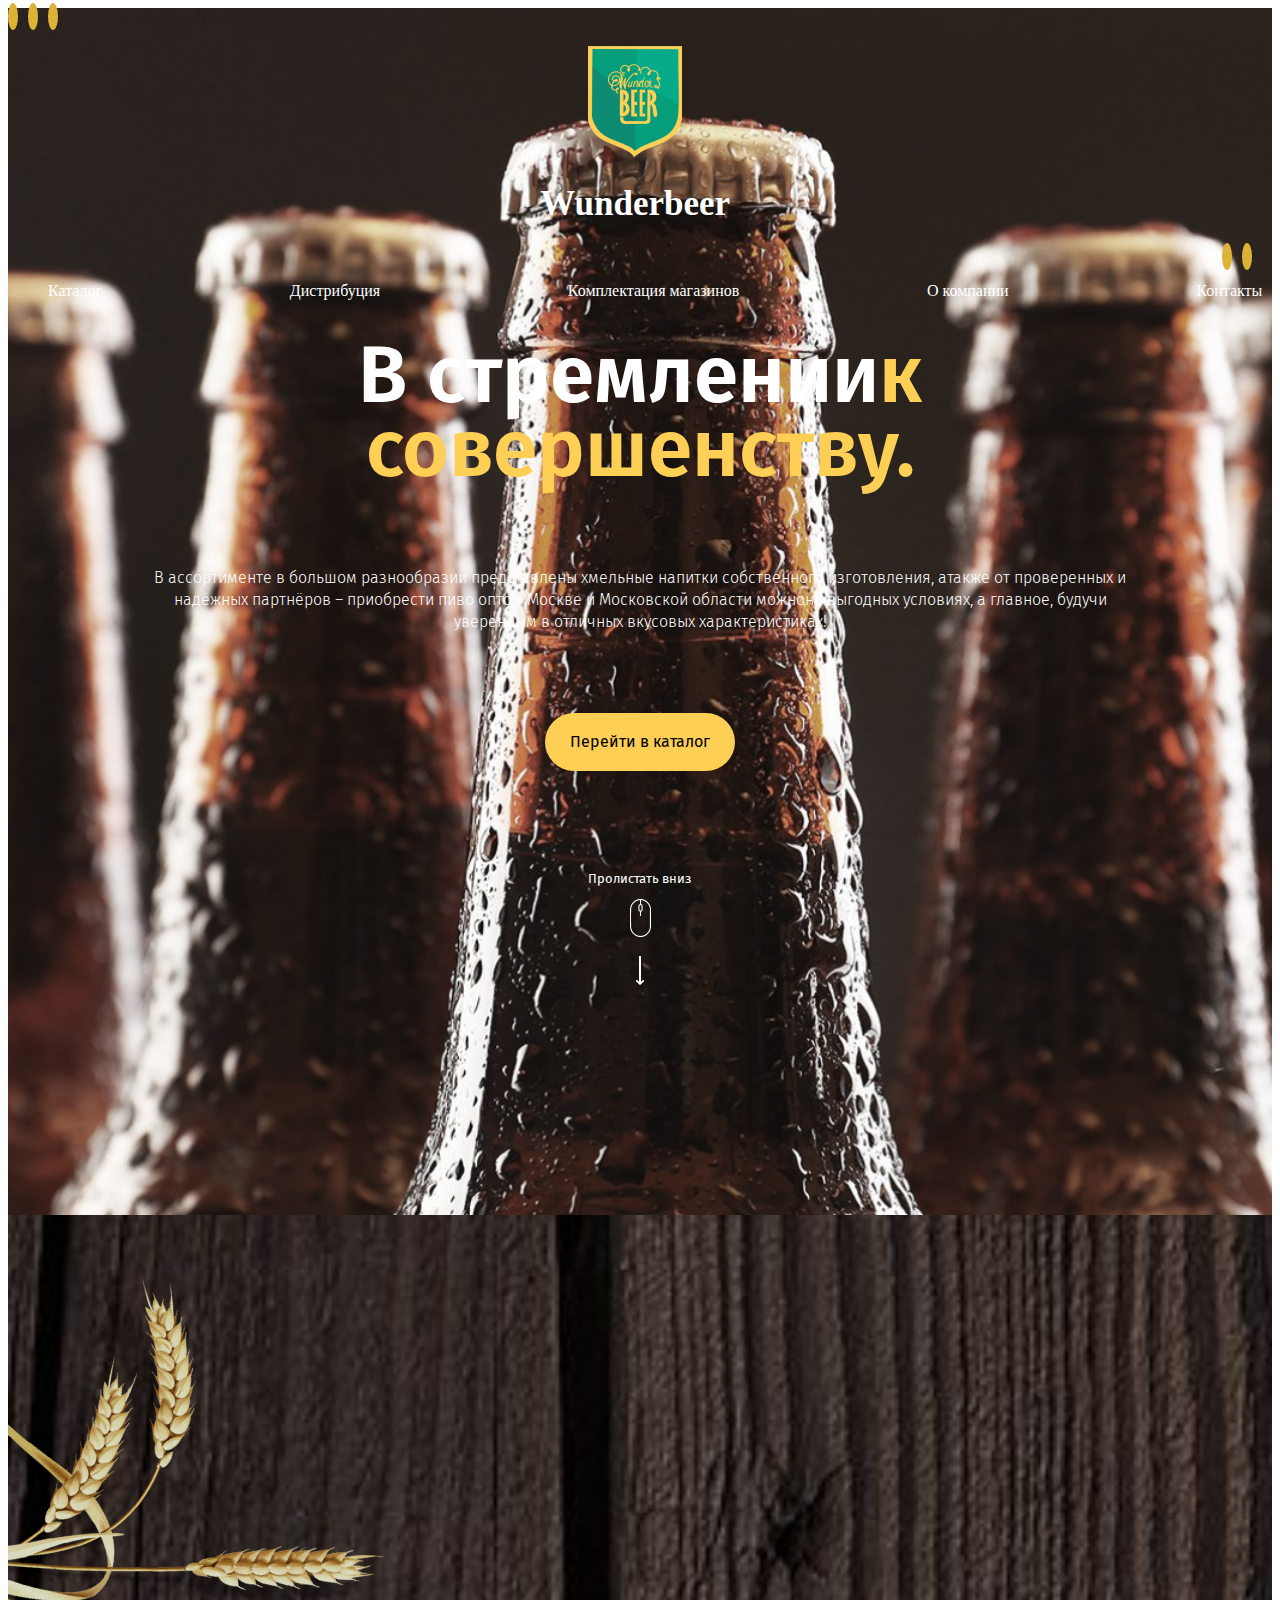
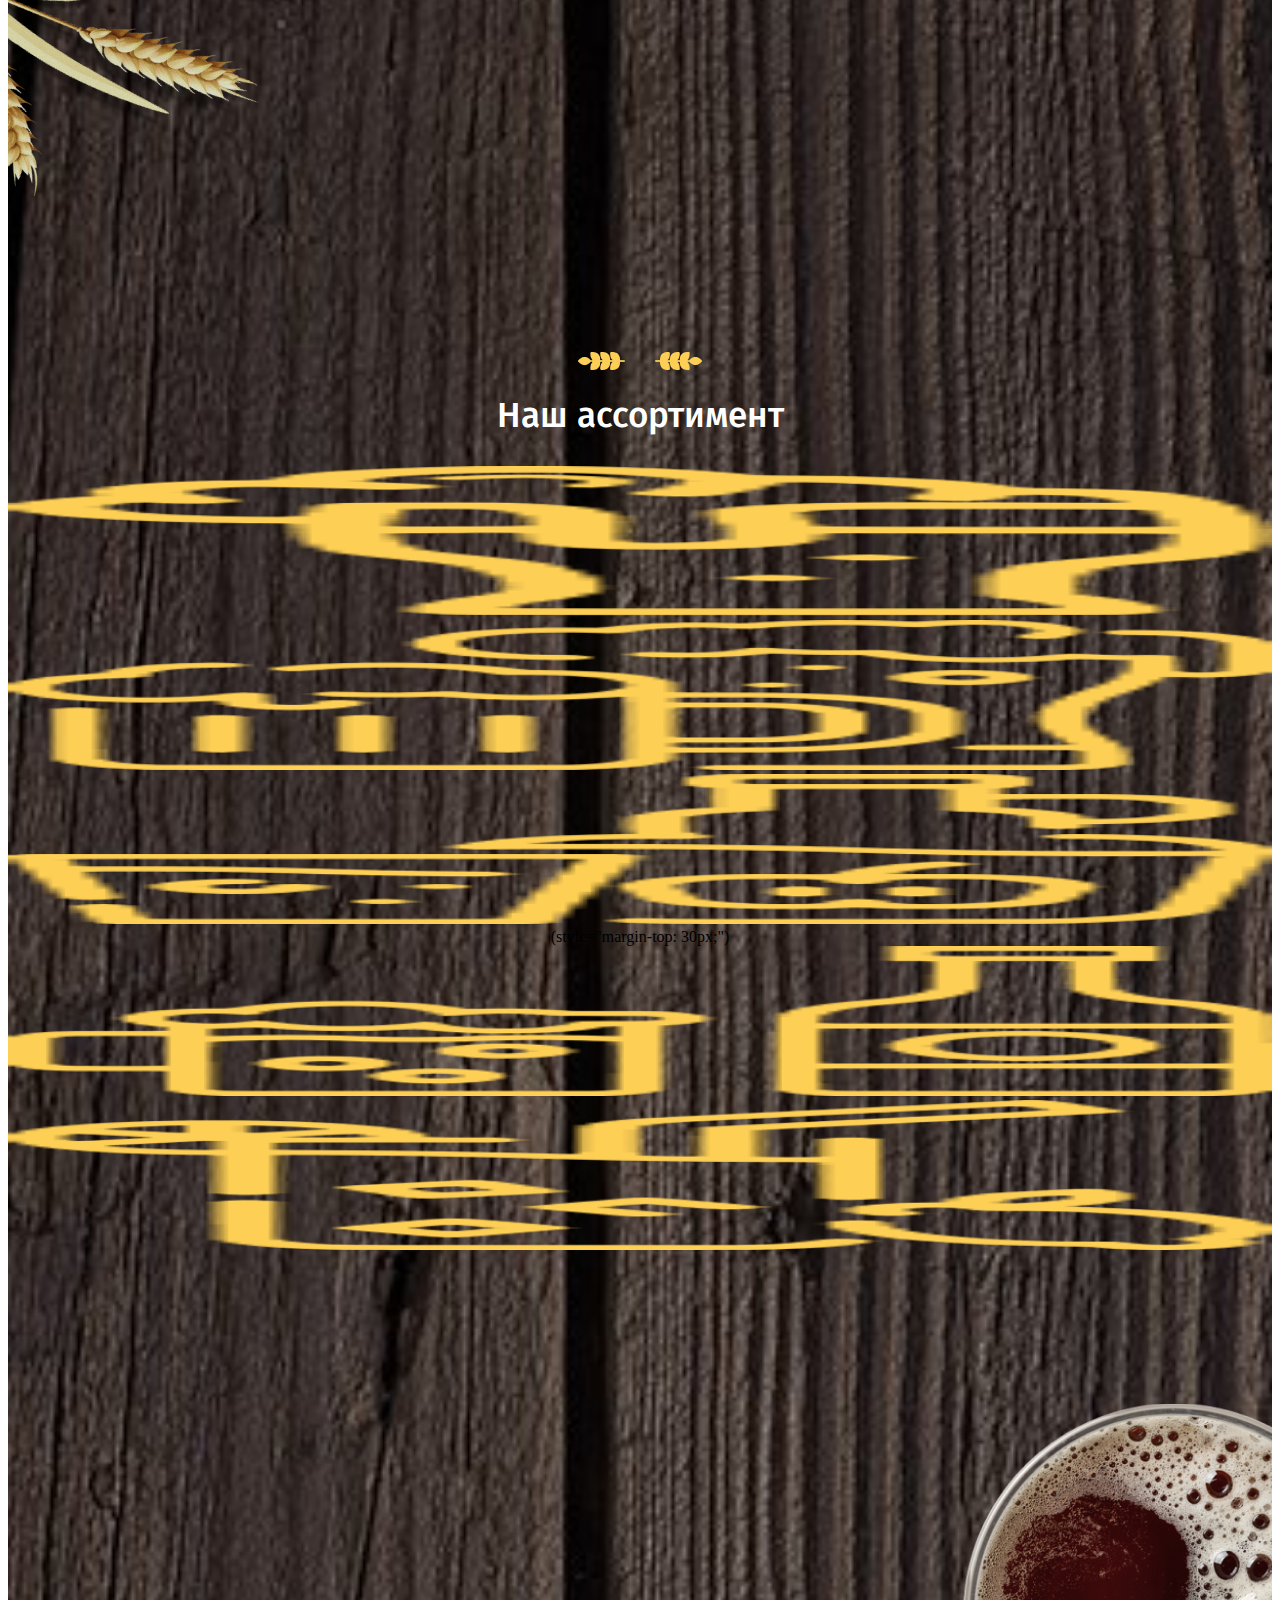
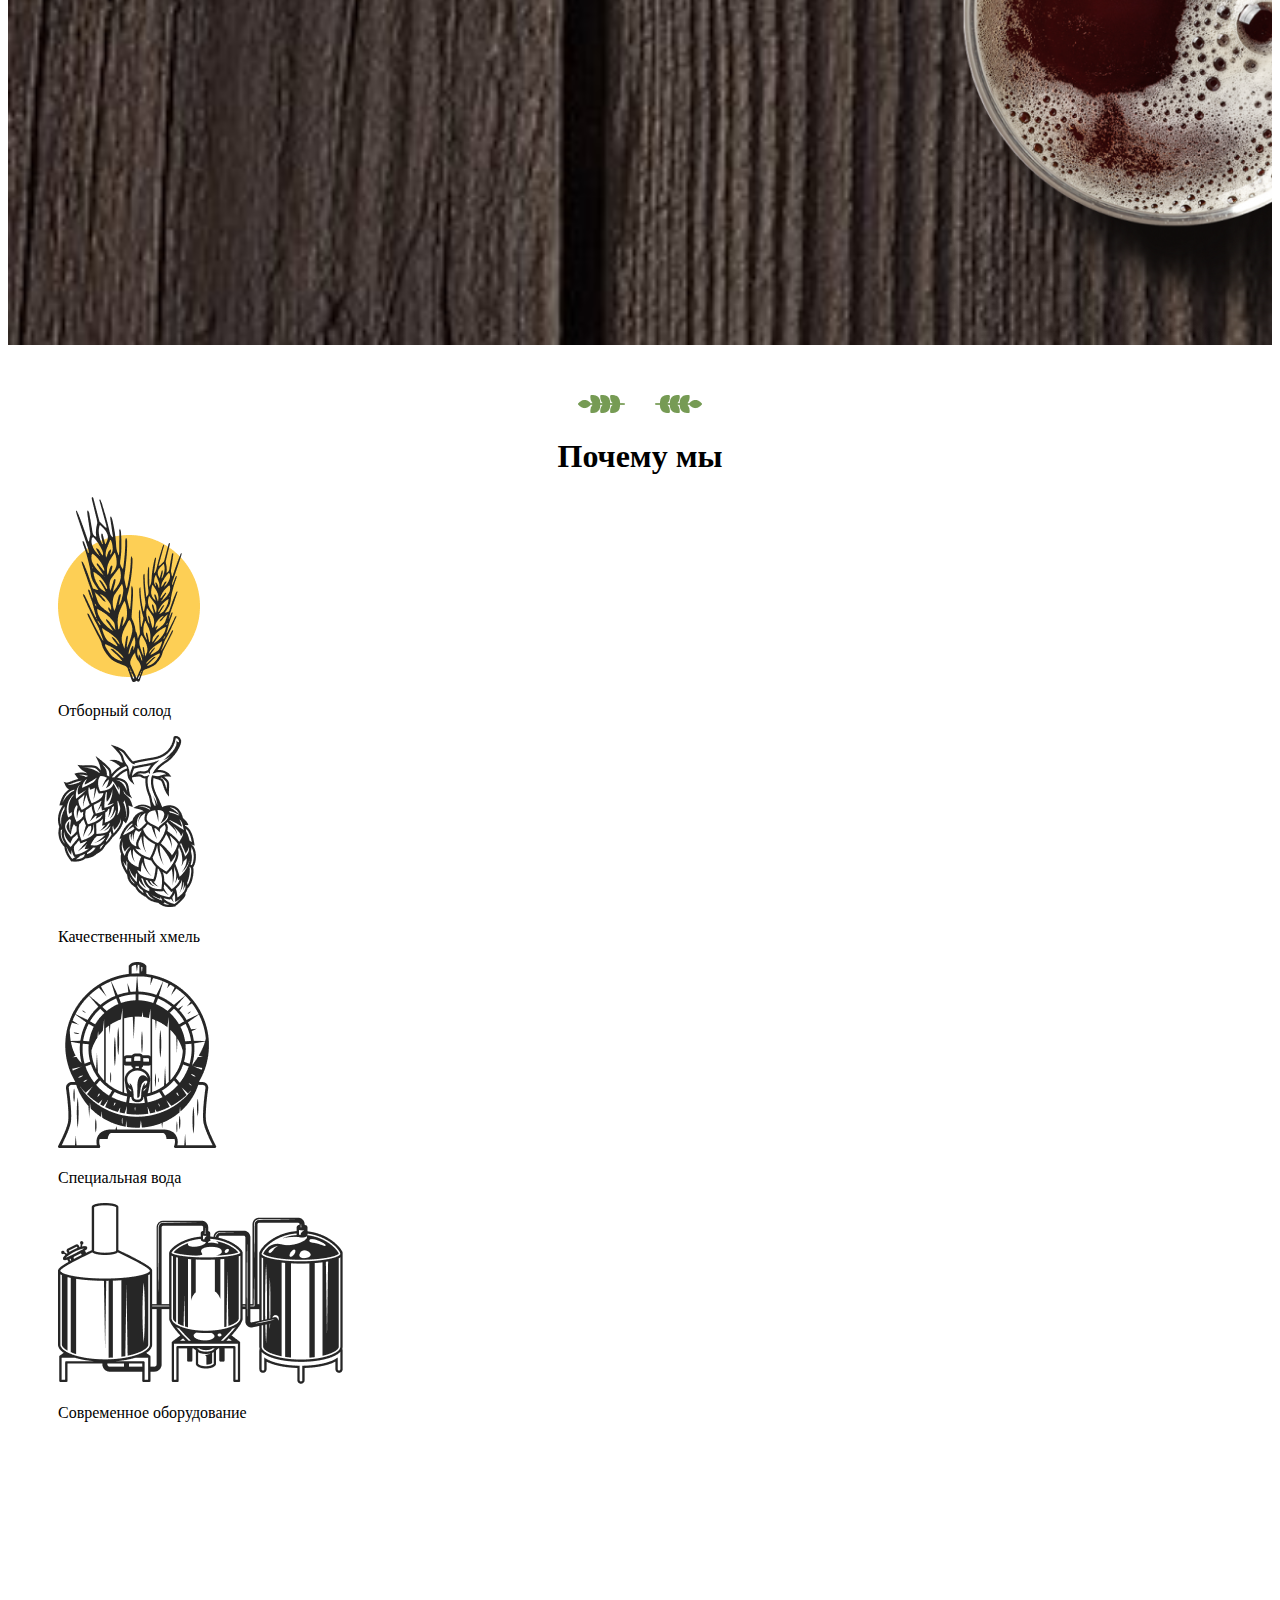
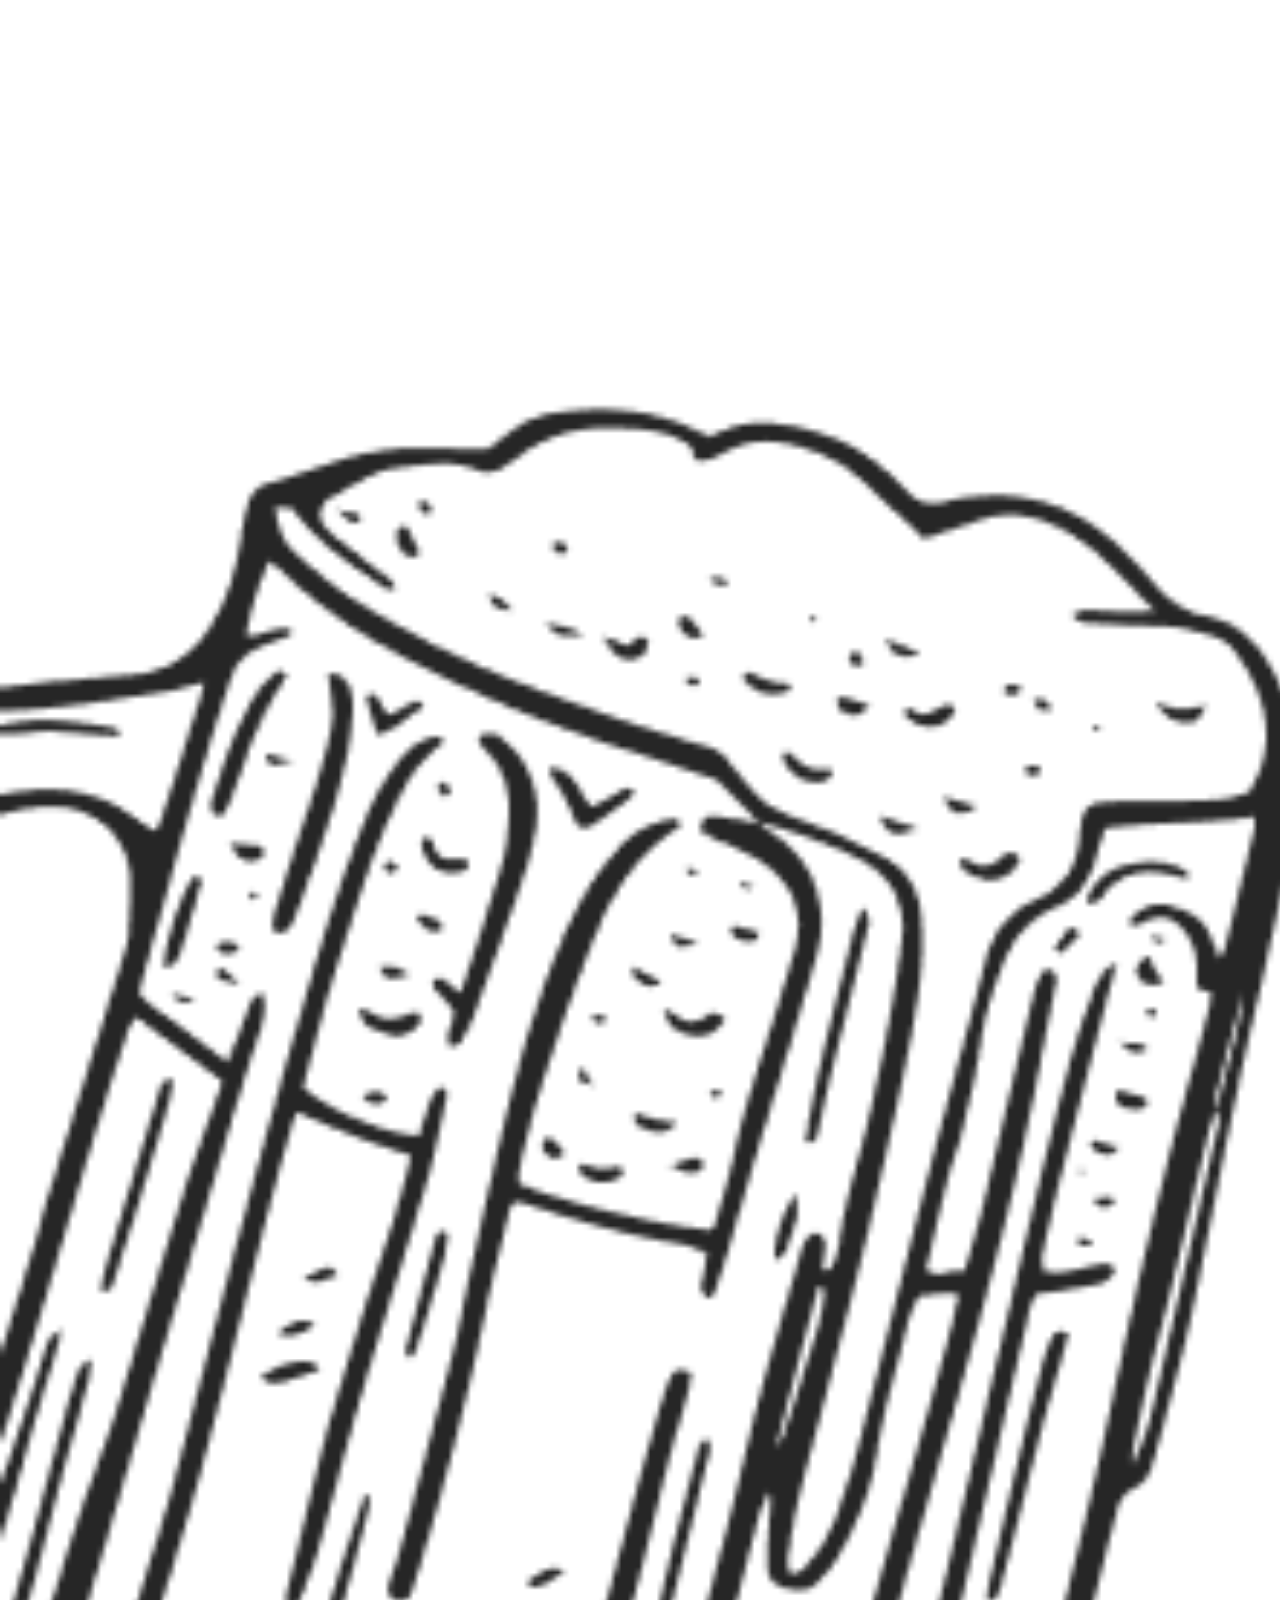
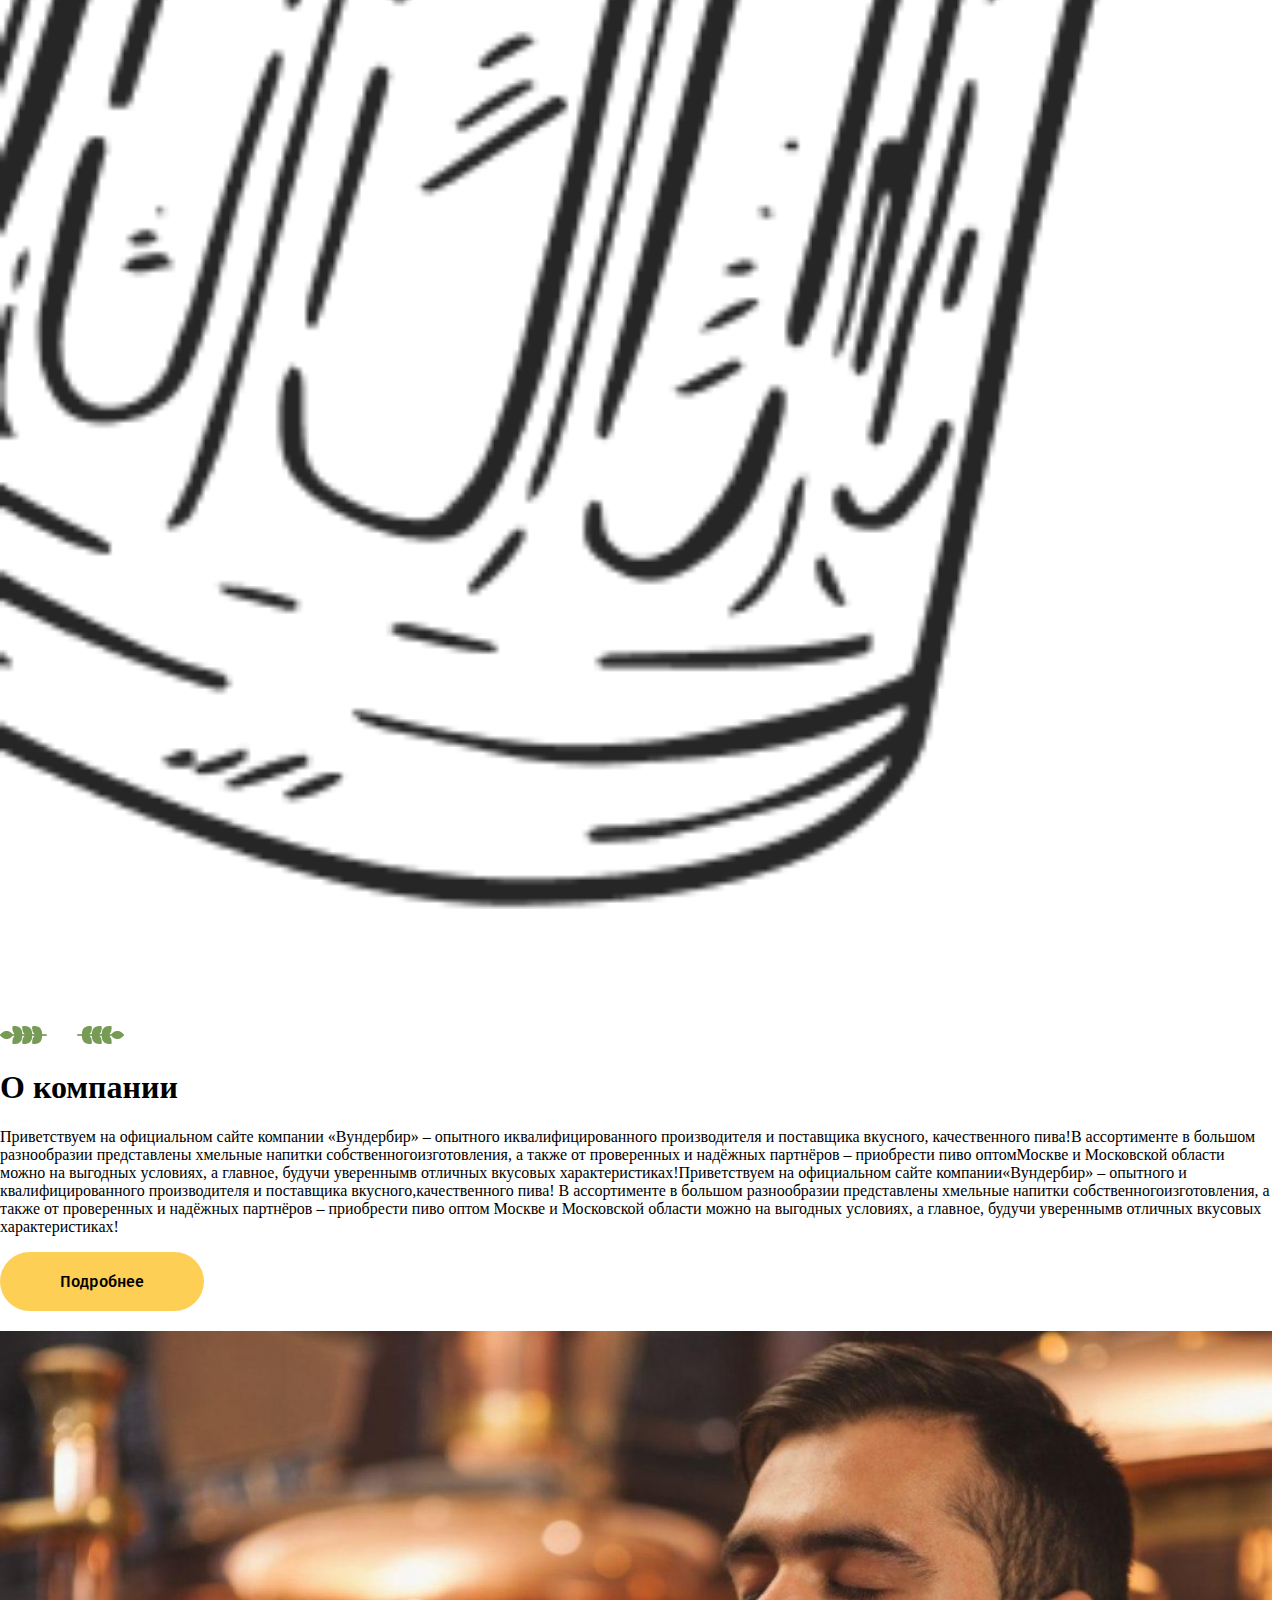
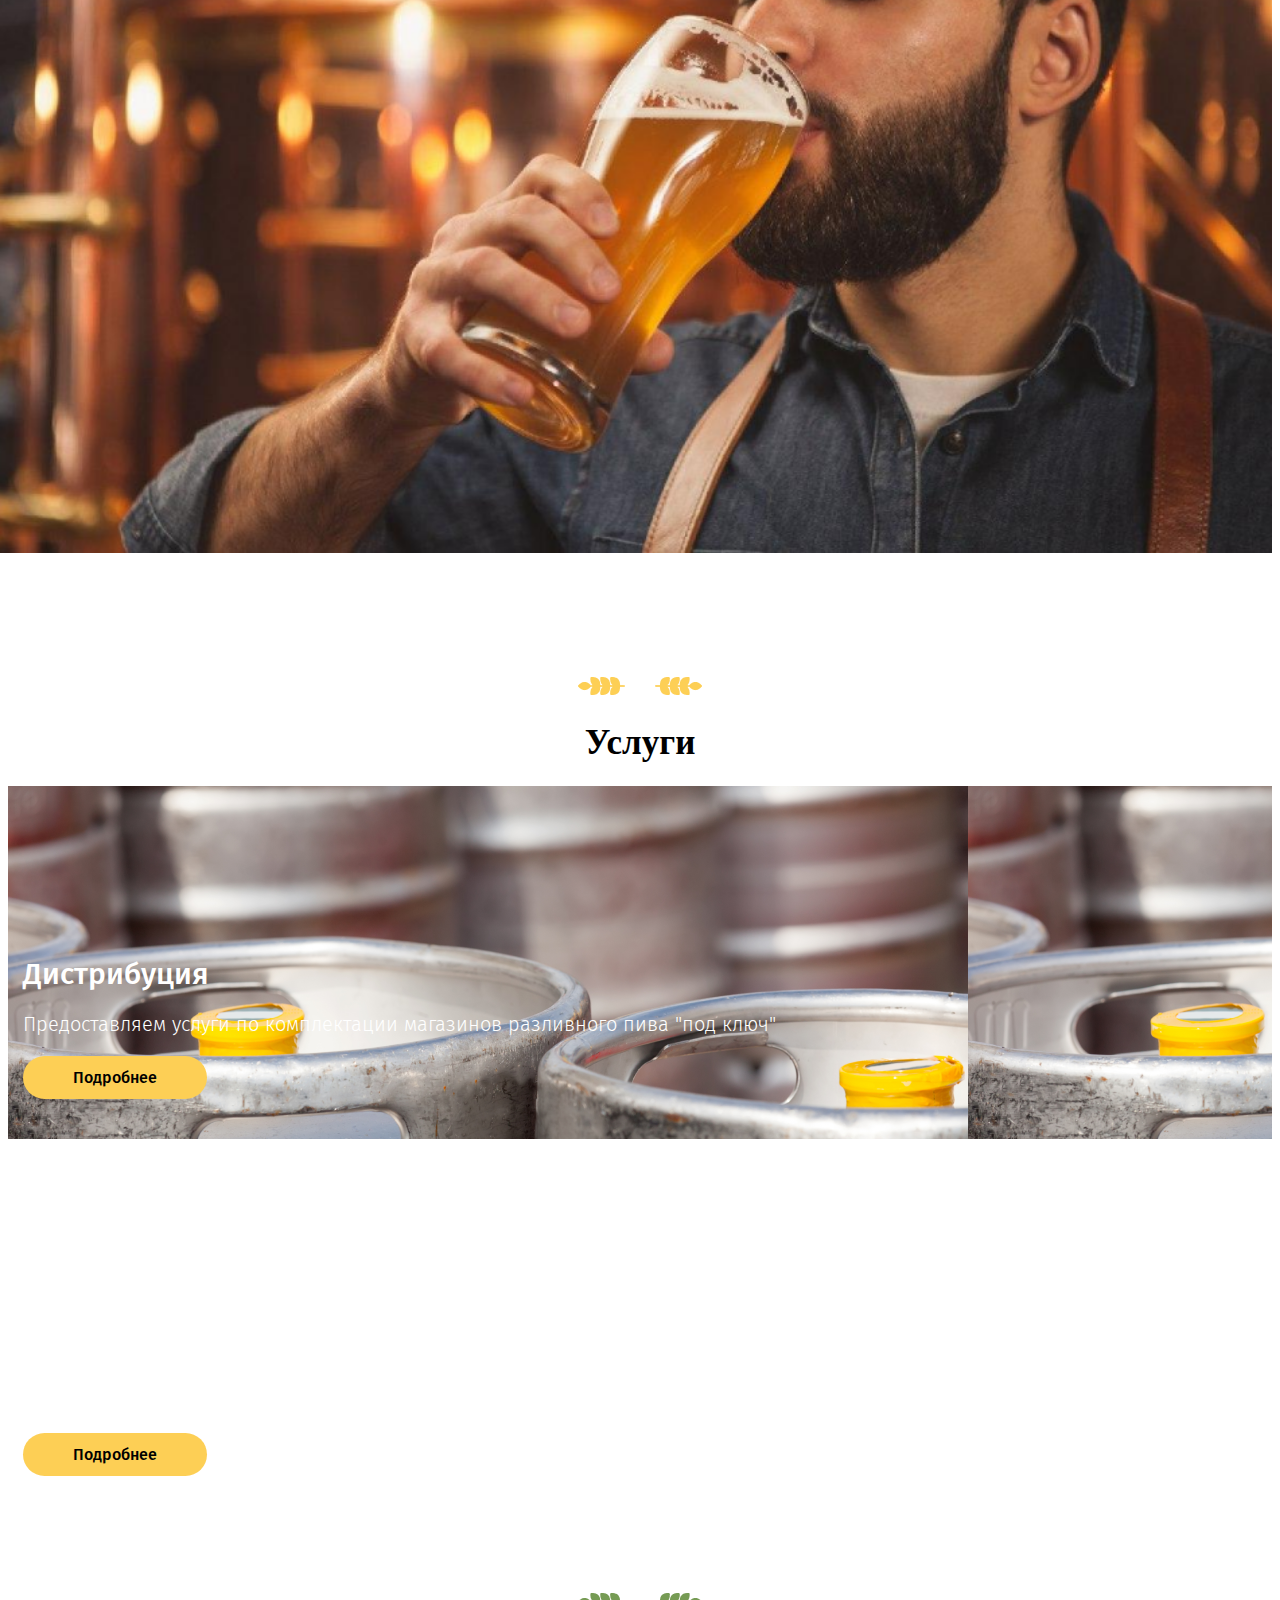
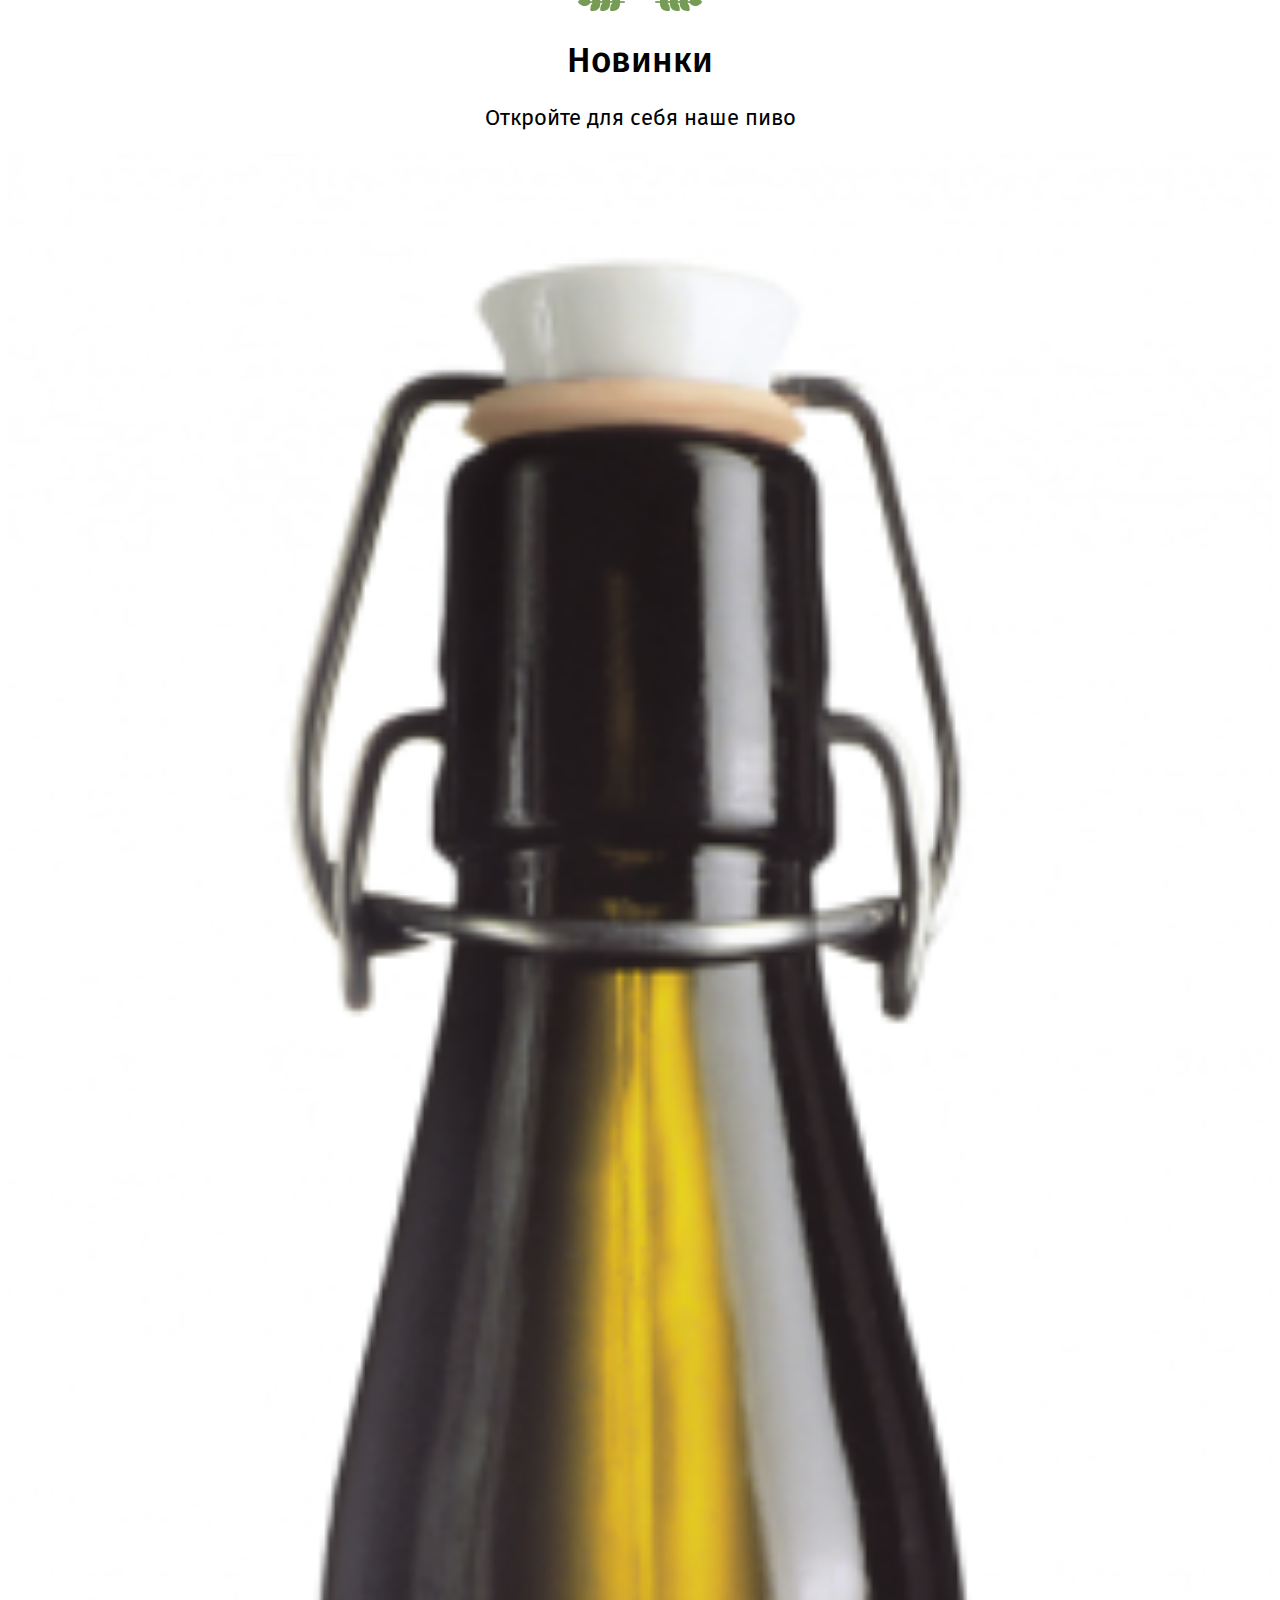
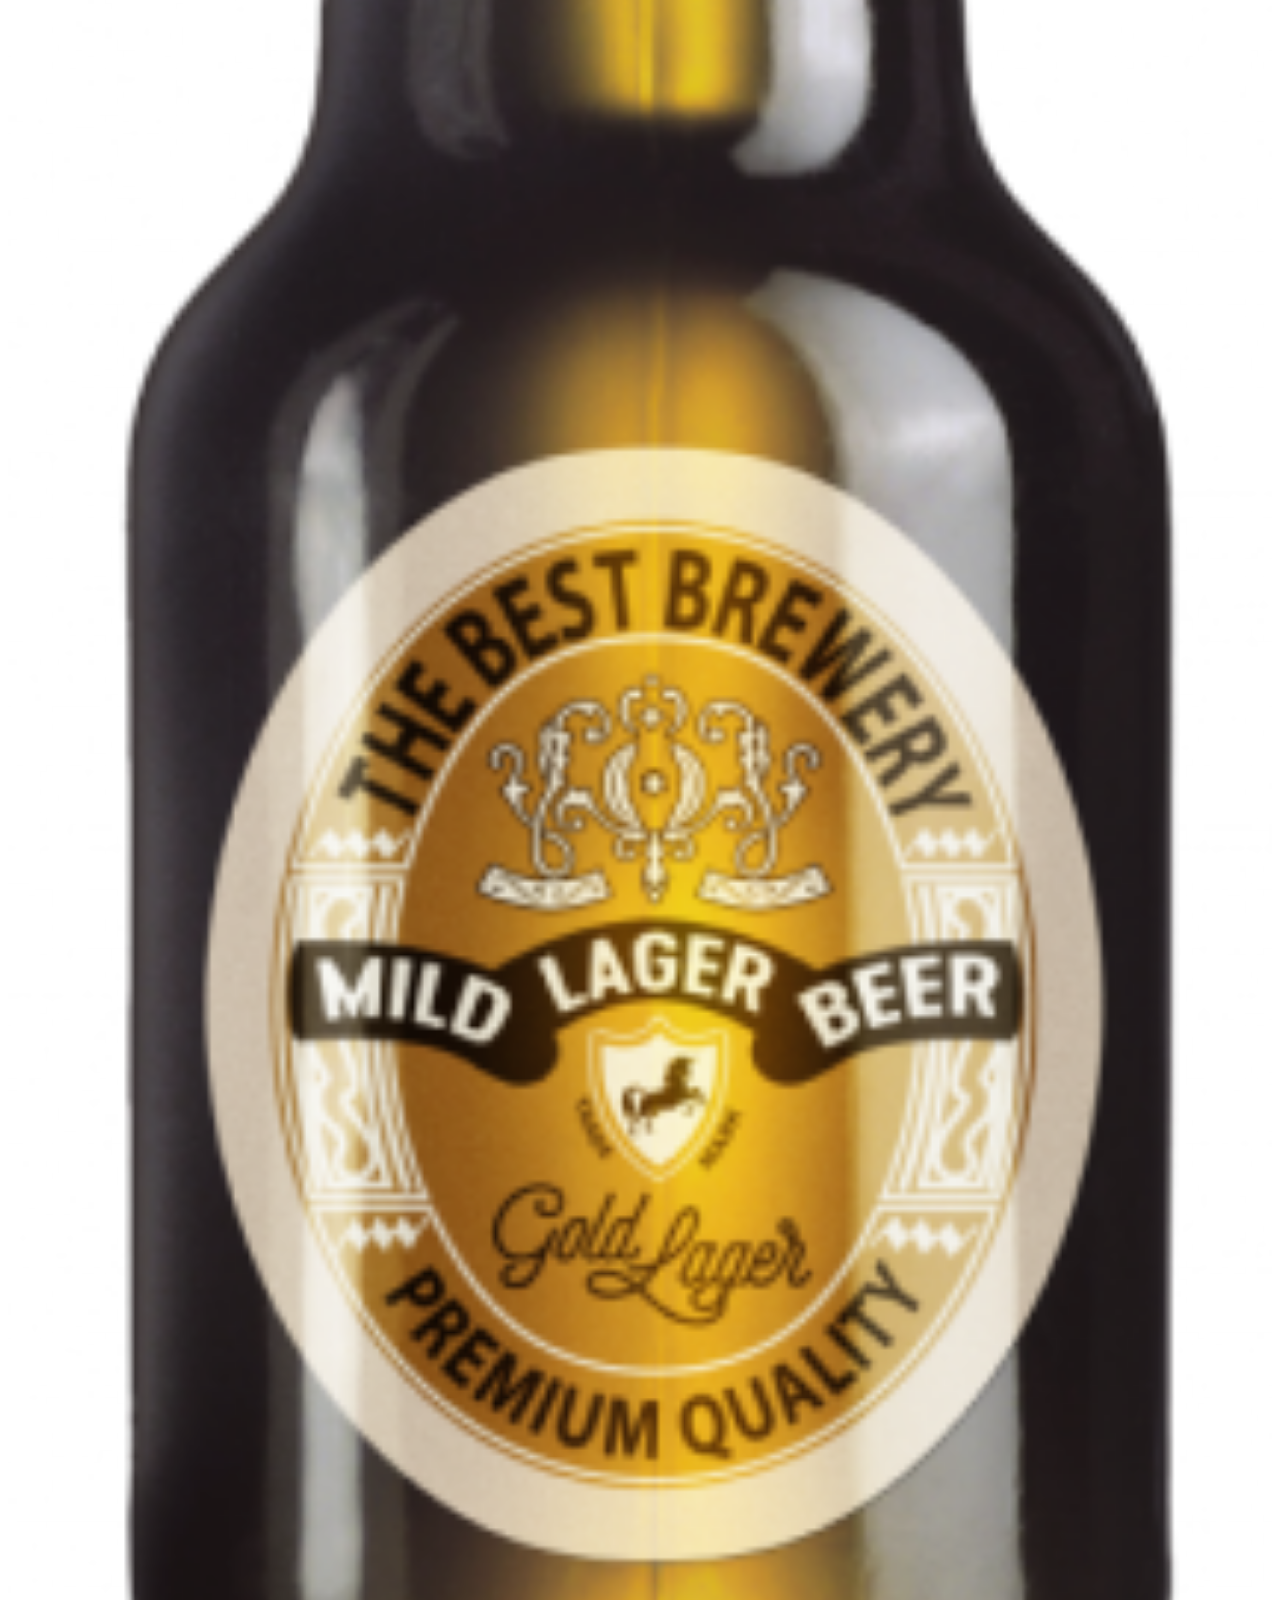
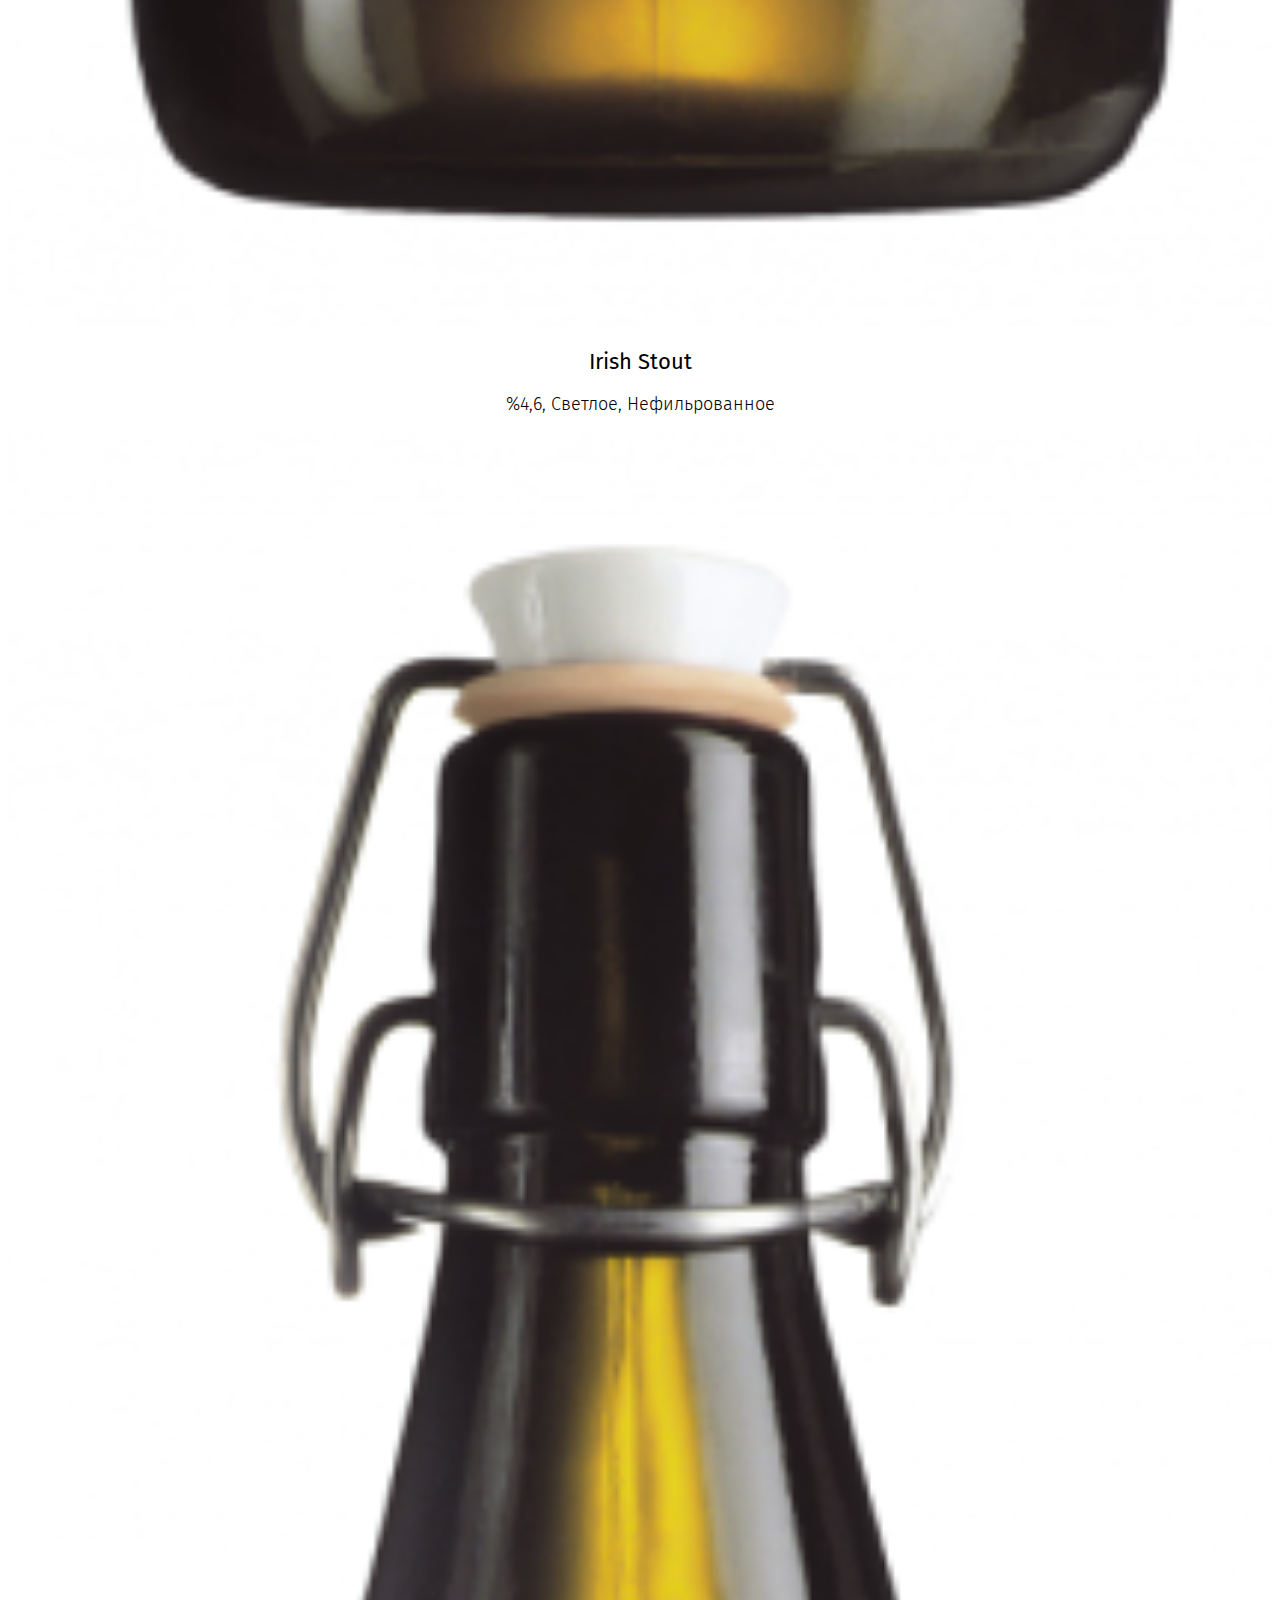
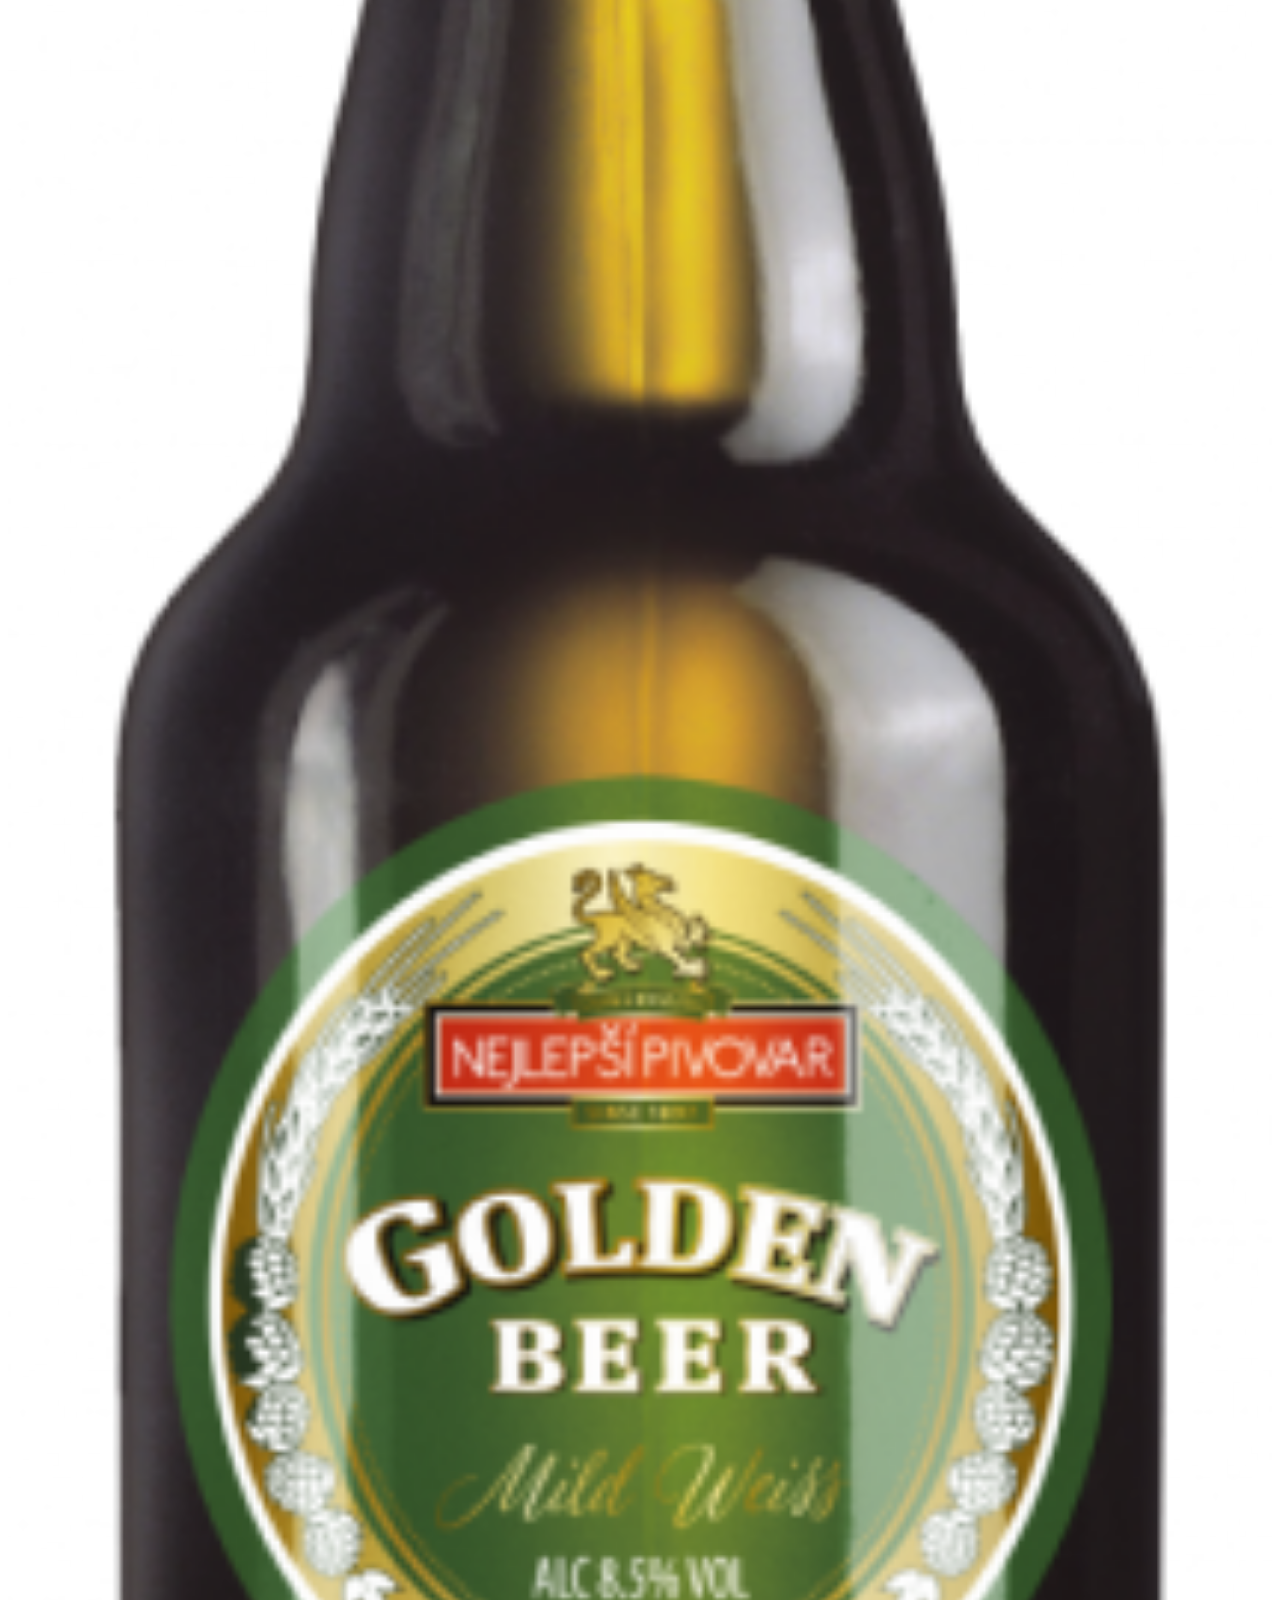
<file: main.html>
<!DOCTYPE html>
<html lang="en">
  <head>
    <meta charset="UTF-8">
    <meta http-equiv="X-UA-Compatible" content="IE=edge">
    <meta name="viewport" content="width=device-width, initial-scale=1.0">
    <link href="https://cdn.jsdelivr.net/npm/bootstrap@5.3.2/dist/css/bootstrap.min.css" rel="stylesheet" integrity="sha384-T3c6CoIi6uLrA9TneNEoa7RxnatzjcDSCmG1MXxSR1GAsXEV/Dwwykc2MPK8M2HN" crossorigin="anonymous">
    <link rel="stylesheet" href="https://cdnjs.cloudflare.com/ajax/libs/font-awesome/6.4.2/css/all.min.css" integrity="sha512-z3gLpd7yknf1YoNbCzqRKc4qyor8gaKU1qmn+CShxbuBusANI9QpRohGBreCFkKxLhei6S9CQXFEbbKuqLg0DA==" crossorigin="anonymous" referrerpolicy="no-referrer">
    <link rel="preconnect" href="https://fonts.googleapis.com">
    <link href="https://fonts.googleapis.com/css2?family=Fira+Sans:ital,wght@0,300;0,400;0,500;0,600;0,700;0,800;0,900;1,300;1,400;1,500;1,600;1,700;1,800&amp;family=Roboto:wght@700&amp;display=swap" rel="stylesheet">
    <link rel="stylesheet" href="https://cdn.jsdelivr.net/npm/bootstrap-icons@1.5.0/font/bootstrap-icons.css">
    <link rel="stylesheet" href="css/main.css">
    <link rel="stylesheet" href="css/media.css">
    <title>First maket</title>
  </head>
  <body> 
    <header class="header">
      <div class="row"> 
        <div class="col-10 offset-1">
          <div class="row"> 
            <div class="col-3">
              <div class="header__menu1"><i class="fa-brands fa-instagram"></i><i class="fa-solid fa-w"></i><i class="fa-brands fa-facebook"></i></div>
            </div>
            <div class="col-6"> 
              <div class="header__img"><img src="images/wunderbeer.png" alt="">
                <h1>Wunderbeer</h1>
              </div>
            </div>
            <div class="col-3"> 
              <div class="header__menu2"><i class="fa-solid fa-magnifying-glass"></i><i class="fa-solid fa-cart-shopping"></i></div>
            </div>
          </div>
          <div class="header__menu3">
            <ul> 
              <li> <a href="#">Каталог</a></li>
              <li> <a href="#">Дистрибуция</a></li>
              <li> <a href="#">Комплектация магазинов</a></li>
              <li> <a href="#">О компании</a></li>
              <li> <a href="#">Контакты</a></li>
            </ul>
          </div>
        </div>
      </div>
    </header>
    <section class="coca" style="background-image: url(images/background_img.png)">
      <div class="container"> 
        <div class="bars__img"> <img src="images/wunderbeer.png" alt="">
          <h1>Wunderbeer</h1>
          <button class="btn btn-primary" type="button" style="background-color: rgb(59, 187, 157); border: none;  color: black; font-size: 20px;" data-bs-toggle="offcanvas" data-bs-target="#offcanvasRight" aria-controls="offcanvasRight"><span class="bi-list"></span></button>
        </div>
        <div class="bars"> 
          <div class="offcanvas offcanvas-end" id="offcanvasRight" tabindex="-1" aria-labelledby="offcanvasRightLabel">
            <div class="offcanvas-header">
              <h5 id="offcanvasRightLabel"><i class="fa-solid fa-magnifying-glass"></i><i class="fa-solid fa-cart-shopping"></i></h5>
              <button class="btn-close text-reset" type="button" data-bs-dismiss="offcanvas" aria-label="Close"></button>
            </div>
            <div class="offcanvas-body">
              <ul> 
                <li> <a href="#">Каталог</a></li>
                <li> <a href="#">Дистрибуция</a></li>
                <li> <a href="#">Комплектация магазинов</a></li>
                <li> <a href="#">О компании</a></li>
                <li> <a href="#">Контакты</a></li>
              </ul>
            </div>
          </div>
        </div>
        <div class="body__title">
          <p>В стремлении<span>к совершенству.</span></p>
        </div>
        <div class="body__text">
          <p>В ассортименте в большом разнообразии представлены хмельные напитки собственного изготовления, атакже от проверенных и надёжных партнёров – приобрести пиво оптом Москве и Московской области можнона выгодных условиях, а главное, будучи уверенным в отличных вкусовых характеристиках!</p>
        </div>
        <div class="body__button">
          <button>Перейти в каталог</button>
        </div>
        <div class="body__vniz">
          <p>Пролистать вниз</p><img src="images/Mouse.png" alt="">
          <div class="stroke">
            <svg xmlns="http://www.w3.org/2000/svg" width="8" height="29" viewBox="0 0 8 29" fill="none">
              <path d="M3.64645 28.3536C3.84171 28.5488 4.15829 28.5488 4.35355 28.3536L7.53553 25.1716C7.7308 24.9763 7.7308 24.6597 7.53553 24.4645C7.34027 24.2692 7.02369 24.2692 6.82843 24.4645L4 27.2929L1.17157 24.4645C0.97631 24.2692 0.659727 24.2692 0.464465 24.4645C0.269203 24.6597 0.269203 24.9763 0.464465 25.1716L3.64645 28.3536ZM3.5 -2.18557e-08L3.5 28L4.5 28L4.5 2.18557e-08L3.5 -2.18557e-08Z" fill="white"></path>
            </svg>
          </div>
        </div>
      </div>
    </section>
    <section class="wood" style="background-image: url(images/wood_BG.png)">
      <div class="container-fluid">
        <div class="row">
          <div class="col-4">
            <div class="wood__img1"><img src="images/icons-image-1 1.png" alt=""></div>
          </div>
          <div class="col-4"> 
            <div class="wood__body"><img id="wood__body__title" src="images/Group 154.png" alt="">
              <h1>Наш ассортимент</h1>
              <div class="row" style="margin-top: 30px;">
                <div class="col-4"><img src="images/beer (Traced).png" alt=""></div>
                <div class="col-4"><img src="images/beer 1.png" alt=""></div>
                <div class="col-4"><img src="images/cider (Traced).png" alt=""></div>
              </div>
              <div class="row">(style="margin-top: 30px;")
                <div class="col-6"> <img src="images/Beer Bottle And Glass (Traced).png" alt=""></div>
                <div class="col-6"> <img src="images/lemonade (Traced).png" alt=""></div>
              </div>
            </div>
          </div>
          <div class="col-4"> 
            <div class="wood__img2"> <img src="images/icons-image-2-600x555 1.png" alt=""></div>
          </div>
        </div>
      </div>
    </section>
    <section class="pochemumi">
      <div class="container"> 
        <div class="pochemumi__title"><img src="images/Group 155.png" alt="">
          <h1>Почему мы</h1>
        </div>
        <div class="pochemu__body"> 
          <div class="row">
            <div class="col-8 offset-2">
              <div class="row"> 
                <div class="col-md-3 col-6"><img src="images/Group 181.png" alt="">
                  <p>Отборный солод</p>
                </div>
                <div class="col-md-3 col-6"><img src="images/Group.png" alt="">
                  <p>Качественный хмель</p>
                </div>
                <div class="col-md-3 col-6"><img src="images/Group 11.png" alt="">
                  <p>Специальная вода</p>
                </div>
                <div class="col-md-3 col-6"><img src="images/Vector.png" alt="">
                  <p>Современное оборудование</p>
                </div>
              </div>
            </div>
          </div>
        </div>
      </div>
    </section>
    <section class="restangle" style="background-image: url(images/hop_parallax 1.png)">
      <div class="container"> 
        <div class="restangle__title">
          <h1>“Чудесное пиво, для замечательных людей”</h1>
        </div>
      </div>
    </section>
    <section class="about">
      <div class="container-fluid">
        <div class="row">
          <div class="col-md-6 order-md-1">
            <div class="about__left">
              <div class="row"> 
                <div class="col-lg-4"><img src="images/bakal.png" alt=""></div>
                <div class="col-lg-8">  <img src="images/Group 155.png" alt="">
                  <h1>О компании</h1>
                  <p>Приветствуем на официальном сайте компании «Вундербир» – опытного иквалифицированного производителя и поставщика вкусного, качественного пива!В ассортименте в большом разнообразии представлены хмельные напитки собственногоизготовления, а также от проверенных и надёжных партнёров – приобрести пиво оптомМоскве и Московской области можно на выгодных условиях, а главное, будучи увереннымв отличных вкусовых характеристиках!Приветствуем на официальном сайте компании«Вундербир» – опытного и квалифицированного производителя и поставщика вкусного,качественного пива! В ассортименте в большом разнообразии представлены хмельные напитки собственногоизготовления, а также от проверенных и надёжных партнёров – приобрести пиво оптом Москве и Московской области можно на выгодных условиях, а главное, будучи увереннымв отличных вкусовых характеристиках!</p>
                  <button class="bn">Подробнее</button>
                </div>
              </div>
            </div>
          </div>
          <div class="col-md-6 order-md-2">
            <div class="about__right"><img src="images/photo_2019-12-09_13-54-15 1.png" alt=""></div>
          </div>
        </div>
      </div>
    </section>
    <section class="uslugi">
      <div class="container-fluid">
        <div class="uslugi__header"><img src="images/Group 154.png" alt="">
          <h1>Услуги</h1>
        </div>
        <div class="row"> 
          <div class="col-md-6 order-md-1">
            <div class="uslugi__left" style="background-image: url(images/2209.png)">
              <div class="text">
                <h1>Дистрибуция</h1>
                <p>Предоставляем услуги по комплектации магазинов разливного пива "под ключ"</p>
                <button>Подробнее</button>
              </div>
            </div>
          </div>
          <div class="col-md-6 order-md-2">
            <div class="uslugi__right" style="background-image: url(images/19964 1.png)">
              <div class="text2">
                <h1>Комплектация магазинов</h1>
                <p>Дистрибьюция по Москве и Московской области, региональных производителей пива пивныхнапитков</p>
                <button>Подробнее</button>
              </div>
            </div>
          </div>
        </div>
      </div>
    </section>
    <section class="novinki">
      <div class="container"> 
        <div class="novinki__title"><img src="images/Group 155.png" alt="">
          <h1>Новинки</h1>
          <p>Откройте для себя наше пиво</p>
        </div>
        <div class="novinki__body">
          <div class="row">
            <div class="col-md-3 col-sm-6 order-sm-1">
              <div class="novinki__body_center"><img src="images/beer_02-360x963.png" alt="">
                <h2>Irish Stout</h2>
                <p>%4,6, Светлое, Нефильрованное</p>
              </div>
            </div>
            <div class="col-md-3 col-sm-6 order-sm-2">
              <div class="novinki__body_center"><img src="images/beer_03-360x963.png" alt="">
                <h2>Irish Stout</h2>
                <p>%4,6, Светлое, Нефильрованное</p>
              </div>
            </div>
            <div class="col-md-3 col-sm-6 order-sm-3">
              <div class="novinki__body_center"><img src="images/beer_04-360x963.png" alt="">
                <h2>Irish Stout</h2>
                <p>%4,6, Светлое, Нефильрованное</p>
              </div>
            </div>
            <div class="col-md-3 col-sm-6 order-sm-4">
              <div class="novinki__body_center"><img src="images/beer_03-360x963.png" alt="">
                <h2>Irish Stout</h2>
                <p>%4,6, Светлое, Нефильрованное</p>
              </div>
            </div>
          </div>
        </div>
        <div class="novinki2">
          <div class="carousel slide" id="carouselExampleCaptions1"> 
            <div class="carousel-indicators">
              <button class="active" type="button" data-bs-target="#carouselExampleCaptions1" data-bs-slide-to="0" aria-current="true" aria-label="Slide 1"></button>
              <button type="button" data-bs-target="#carouselExampleCaptions1" data-bs-slide-to="1" aria-label="Slide 2"></button>
              <button type="button" data-bs-target="#carouselExampleCaptions1" data-bs-slide-to="2" aria-label="Slide 2"></button>
              <button type="button" data-bs-target="#carouselExampleCaptions1" data-bs-slide-to="3" aria-label="Slide 2"></button>
            </div>
            <div class="carousel-inner">
              <div class="carousel-item active"><img src="images/beer_02-360x963.png" alt="">
                <div class="carousel-caption d-none d-md-block">
                  <h5 style="color: black;">Irish Stout</h5>
                  <p>%4,6, Светлое, Нефильрованное</p>
                </div>
              </div>
              <div class="carousel-item"><img class="d-block w-100" src="images/beer_03-360x963.png" alt="">
                <div class="carousel-caption d-none d-md-block">
                  <h5>Irish Stout</h5>
                  <p>%4,6, Светлое, Нефильрованное</p>
                </div>
              </div>
              <div class="carousel-item"><img class="d-block w-100" src="images/beer_04-360x963.png" alt="">
                <div class="carousel-caption d-none d-md-block">
                  <h5>Irish Stout</h5>
                  <p>%4,6, Светлое, Нефильрованное</p>
                </div>
              </div>
              <div class="carousel-item"><img class="d-block w-100" src="images/beer_04-360x963.png" alt="">
                <div class="carousel-caption d-none d-md-block">
                  <h5>Irish Stout</h5>
                  <p>%4,6, Светлое, Нефильрованное</p>
                </div>
              </div>
            </div>
            <button class="carousel-control-prev" type="button" data-bs-target="#carouselExampleCaptions1" data-bs-slide="prev"><span class="carousel-control-prev-icon" aria-hidden="true"></span><span class="visually-hidden">Previous</span></button>
            <button class="carousel-control-next" type="button" data-bs-target="#carouselExampleCaptions1" data-bs-slide="next"><span class="carousel-control-next-icon" aria-hidden="true"></span><span class="visually-hidden">Next</span></button>
          </div>
        </div>
      </div>
    </section>
    <section class="partneri">
      <div class="container">
        <div class="partneri__title"><img src="images/Group 155.png" alt="">
          <h1>Наши партнеры</h1>
        </div>
        <div class="carousel slide" id="carouselExampleCaptions" data-bs-ride="carousel">
          <div class="carousel-indicators">
            <button class="active" type="button" data-bs-target="#carouselExampleCaptions" data-bs-slide-to="0" aria-current="true" aria-label="Slide 1"></button>
            <button type="button" data-bs-target="#carouselExampleCaptions" data-bs-slide-to="1" aria-label="Slide 2"></button>
            <button type="button" data-bs-target="#carouselExampleCaptions" data-bs-slide-to="2" aria-label="Slide 3"></button>
          </div>
          <div class="carousel-inner">
            <div class="carousel-item active"><img class="d-block w-100" src="images/download 1.png" alt="">
              <div class="carousel-caption d-none d-md-block"></div>
            </div>
            <div class="carousel-item"><img class="d-block w-100" src="images/Tag_etic_premium_2-e1527760759398 1.png" alt="">
              <div class="carousel-caption d-none d-md-block"></div>
            </div>
            <div class="carousel-item"><img class="d-block w-100" src="images/logo 1.png" alt="">
              <div class="carousel-caption d-none d-md-block"></div>
            </div>
          </div>
          <button class="carousel-control-prev" type="button" data-bs-target="#carouselExampleCaptions" data-bs-slide="prev"><i class="fa-solid fa-angle-left fa-beat-fade"></i><span class="carousel-control-prev-icon" aria-hidden="true"></span><span class="visually-hidden">Previous</span></button>
          <button class="carousel-control-next" type="button" data-bs-target="#carouselExampleCaptions" data-bs-slide="next"><i class="fa-solid fa-angle-right fa-beat-fade"></i><span class="carousel-control-next-icon" aria-hidden="true"></span><span class="visually-hidden">Next</span></button>
        </div>
      </div>
    </section>
    <section class="novosti">
      <div class="container">
        <div class="novosti__title"><img src="images/Group 154.png" alt="">
          <h1>Новости</h1>
        </div>
        <div class="novosti__body">
          <div class="row">
            <div class="col-4"><img src="images/19964 1.png" alt="">
              <h2>Откройте для себя нашекрафтовое пиво</h2>
              <p>При покупки 3-х бутылок нашего крафтого пива 1 бутылка в подарок </p>
            </div>
            <div class="col-4"><img src="images/536943-PJIX1A-613.png" alt="">
              <h2>Откройте для себя нашекрафтовое пиво</h2>
              <p>При покупки 3-х бутылок нашего крафтого пива 1 бутылка в подарок </p>
            </div>
            <div class="col-4"><img src="images/18069000.png" alt="">
              <h2>Откройте для себя нашекрафтовое пиво</h2>
              <p>При покупки 3-х бутылок нашего крафтого пива 1 бутылка в подарок</p>
            </div>
          </div>
        </div>
      </div>
    </section>
    <footer class="footer">
      <div class="container">
        <div class="row">
          <div class="col-md-4 col-6">
            <div class="footer__1">
              <div class="footer__1__title"><img src="images/wunderbeer.png" alt="">
                <h1>Wunderbeer</h1>
              </div>
              <div class="footer__1__body">
                <p>В ассортименте в большом разнообразии представлены хмельные напитки собственногоизготовления, а также от проверенных и надёжных партнёров.</p>
              </div>
              <div class="footer__1__icons"><i class="fa-brands fa-instagram"></i><i class="fa-solid fa-w"></i><i class="fa-brands fa-facebook"></i></div>
            </div>
          </div>
          <div class="col-md-4 col-6">
            <div class="footer__2">
              <div class="footer__2__title">
                <p>Контактная информация</p>
              </div>
              <div class="footer__2__body">
                <div class="footer__2__body__loc"><i class="fa-solid fa-location-dot fa-bounce"></i><span>Россия, Москва, Рязанский проспект 22, к2</span></div>
                <div class="footer__2__body__number"><i class="fa-solid fa-phone-flip fa-beat-fade"></i>
                  <p>+7 (495) 740-40-51</p>
                </div>
                <div class="footer__2__body__number"><i class="fa-solid fa-phone-flip fa-beat-fade"></i>
                  <p>+7 (495) 740-40-51    </p>
                </div>
                <div class="footer__2__body__number"><i class="fa-solid fa-envelope fa-flip"></i>
                  <p>+7 (495) 740-40-51   </p>
                </div>
              </div>
            </div>
          </div>
          <div class="col-md-4 col-12">
            <div class="footer__3">
              <p>Каталог</p>
              <p>Дистрибуция</p>
              <p>Комплектация магазинов</p>
              <p>О компании</p>
              <p>Контакты</p>
              <p>Корзинa</p>
            </div>
          </div>
        </div>
      </div>
    </footer>
    <script src="https://cdn.jsdelivr.net/npm/bootstrap@5.3.2/dist/js/bootstrap.bundle.min.js" integrity="sha384-C6RzsynM9kWDrMNeT87bh95OGNyZPhcTNXj1NW7RuBCsyN/o0jlpcV8Qyq46cDfL" crossorigin="anonymous"></script>
  </body>
</html>
</file>
<file: css/main.css>
.coca {
  background-repeat: no-repeat;
  background-position: center;
  background-size: cover;
  height: 1007px;
  padding-top: 200px;
}

.overlay {
  position: absolute;
  width: 100%;
  height: 100%;
}

.header {
  position: absolute;
  width: 98%;
}
.header__menu1 i {
  cursor: pointer;
  padding: 5px;
  border: none;
  border-radius: 50%;
  background-color: rgb(220, 179, 54);
  margin-top: 50px;
  margin-right: 10px;
  transition: all 0.1s ease-in-out;
}
.header__menu1 i:hover {
  box-shadow: 0px 0px 36px 5px rgba(192, 204, 48, 0.51);
  transition: all 0.1s ease-in-out;
}
.header__menu2 {
  text-align: end;
}
.header__menu2 i {
  cursor: pointer;
  padding: 5px;
  border: none;
  border-radius: 50%;
  background-color: rgb(220, 179, 54);
  margin-top: 50px;
  margin-right: 10px;
  transition: all 0.1s ease-in-out;
}
.header__menu2 i:hover {
  box-shadow: 0px 0px 36px 5px rgba(192, 204, 48, 0.51);
  transition: all 0.1s ease-in-out;
}
.header__menu3 ul {
  display: flex;
  list-style-type: none;
  justify-content: space-between;
}
.header__menu3 ul li {
  transition: all 0.1s ease-in-out;
}
.header__menu3 ul li:hover {
  transform: scale(1.2);
  transition: all 0.1s ease-in-out;
}
.header__menu3 ul li a {
  text-decoration: none;
  color: white;
  width: 10px;
  margin-left: auto;
  margin-right: auto;
}
.header__img h1 {
  cursor: pointer;
  color: #fff;
  font-size: 35px;
}
.header__img {
  margin-top: 20px;
  cursor: pointer;
  text-align: center;
}
.header__bottom p {
  color: #fff;
  text-align: center;
}

.body__title {
  width: 800px;
  margin-left: auto;
  margin-right: auto;
  margin-top: 130px;
}
.body__title p {
  color: #FFF;
  text-align: center;
  font-family: Fira Sans;
  font-size: 80px;
  font-style: normal;
  font-weight: 600;
  line-height: 93.5%;
}
.body__title span {
  color: #FDCF55;
  font-family: Fira Sans;
  font-size: 80px;
  font-style: normal;
  font-weight: 600;
  line-height: 93.5%;
}
.body__text {
  max-width: 80%;
  margin-right: auto;
  margin-left: auto;
  margin-top: 80px;
}
.body__text p {
  color: #FFF;
  text-align: center;
  font-family: Fira Sans;
  font-size: 16px;
  font-style: normal;
  font-weight: 300;
  line-height: 22px;
}
.body__button {
  text-align: center;
  margin-top: 80px;
}
.body__button button {
  border-radius: 50px;
  background: #FDCF55;
  color: #000;
  text-align: center;
  font-family: Fira Sans;
  font-size: 16px;
  font-style: normal;
  font-weight: 400;
  line-height: 22px;
  border: none;
  padding: 18px 25px;
  transition: all 0.2s ease-in-out;
}
.body__button button:hover {
  transform: scale(1.1);
  transition: all 0.2s ease-in-out;
}
.body__vniz {
  text-align: center;
}
.body__vniz p {
  color: #FFF;
  font-family: Fira Sans;
  font-size: 13px;
  font-style: normal;
  font-weight: 400;
  line-height: normal;
  margin-top: 100px;
}
.body__vniz .stroke {
  width: 28px;
  height: 0px;
  stroke-width: 1px;
  stroke: #FFF;
  margin-left: auto;
  margin-right: auto;
  margin-top: 15px;
}

.wood {
  background-repeat: no-repeat;
  background-position: center;
  background-size: cover;
}
.wood__img1 img {
  width: auto;
  display: flex;
  justify-content: start;
}
.wood__img2 {
  display: flex;
  justify-content: end;
}
.wood__img2 img {
  width: auto;
  margin-top: 100px;
}
.wood__body {
  margin-bottom: 50px;
  margin-top: 60px;
  text-align: center;
}
.wood__body img {
  width: 100%;
  height: 150px;
  transition: all 0.2s ease-in-out;
}
.wood__body img:hover {
  transform: scale(1.2);
  transition: all 0.2s ease-in-out;
}
.wood__body h1 {
  margin-top: 20px;
  text-align: center;
  color: #FFF;
  font-family: Fira Sans;
  font-size: 35px;
  font-style: normal;
  font-weight: 500;
  line-height: normal;
}

#wood__body__title {
  width: 124px;
  height: 18px;
}

.pochemumi {
  padding: 50px 50px;
}
.pochemumi h1 {
  text-align: center;
}
.pochemumi__title {
  text-align: center;
}
.pochemumi__body p {
  margin-bottom: 30px;
  text-align: center;
}
.pochemumi__body img {
  width: 100%;
  height: 170px;
}

.restangle__title {
  text-align: center;
}
.restangle h1 {
  color: #FFF;
  font-family: Fira Sans;
  font-size: 40px;
  font-style: normal;
  font-weight: 500;
  line-height: normal;
  max-width: 500px;
  margin-left: auto;
  margin-right: auto;
  padding: 82px 0px;
}

.about {
  margin-top: -8px;
  margin-left: -8px;
}
.about__right img {
  width: 100%;
}
.about__left {
  margin-top: 20px;
}
.about__left .row .col-lg-4 img {
  width: 110%;
}
.about__left button {
  color: #000;
  font-family: Fira Sans;
  font-size: 16px;
  font-style: normal;
  font-weight: 500;
  line-height: normal;
  background-color: #FDCF55;
  border: none;
  border-radius: 30px;
  padding: 20px 60px;
  margin-bottom: 20px;
  transition: all 0.2s ease-in-out;
}
.about__left button:hover {
  transform: scale(1.1);
  transition: all 0.2s ease-in-out;
}

.uslugi {
  margin-top: 120px;
}
.uslugi__header {
  text-align: center;
}
.uslugi__header h1 {
  font-size: 35px;
}
.uslugi__left button {
  color: #000;
  font-family: Fira Sans;
  font-size: 16px;
  font-style: normal;
  font-weight: 500;
  line-height: normal;
  background-color: #FDCF55;
  border: none;
  border-radius: 30px;
  padding: 12px 50px;
  margin-bottom: 40px;
  transition: all 0.2s ease-in-out;
}
.uslugi__left button:hover {
  transform: scale(1.1);
  transition: all 0.3s ease-in-out;
}
.uslugi__right button {
  color: #000;
  font-family: Fira Sans;
  font-size: 16px;
  font-style: normal;
  font-weight: 500;
  line-height: normal;
  background-color: #FDCF55;
  border: none;
  border-radius: 30px;
  padding: 12px 50px;
  margin-bottom: 17px;
  transition: all 0.3s ease-in-out;
}
.uslugi__right button:hover {
  transform: scale(1.1);
  transition: all 0.3s ease-in-out;
}

.text {
  margin-left: 15px;
  padding-top: 150px;
}
.text h1 {
  color: #FFF;
  font-family: Fira Sans;
  font-size: 30px;
  font-style: normal;
  font-weight: 500;
  line-height: normal;
}
.text p {
  color: #FFF;
  font-family: Fira Sans;
  font-size: 20px;
  font-style: normal;
  font-weight: 300;
  line-height: normal;
  max-width: 70%;
}

.text2 {
  margin-left: 15px;
  padding-top: 150px;
}
.text2 h1 {
  color: #FFF;
  font-family: Fira Sans;
  font-size: 30px;
  font-style: normal;
  font-weight: 500;
  line-height: normal;
}
.text2 p {
  color: #FFF;
  font-family: Fira Sans;
  font-size: 20px;
  font-style: normal;
  font-weight: 300;
  line-height: normal;
  max-width: 70%;
}

.novinki2 {
  display: none;
}

.novinki {
  margin-top: 100px;
}
.novinki__title {
  text-align: center;
}
.novinki__title h1 {
  color: #000;
  font-family: Fira Sans;
  font-size: 35px;
  font-style: normal;
  font-weight: 500;
  line-height: normal;
}
.novinki__title p {
  color: #000;
  font-family: Fira Sans;
  font-size: 22px;
  font-style: normal;
  font-weight: 400;
  line-height: normal;
}
.novinki__body_center img {
  width: 100%;
}
.novinki__body h2 {
  color: #000;
  font-family: Fira Sans;
  font-size: 22px;
  font-style: normal;
  font-weight: 400;
  line-height: normal;
  text-align: center;
}
.novinki__body p {
  max-width: 100%;
  color: #000;
  font-family: Fira Sans;
  font-size: 18px;
  font-style: normal;
  font-weight: 300;
  line-height: normal;
  margin-left: auto;
  margin-right: auto;
  text-align: center;
}

.partneri {
  margin-top: 100px;
}
.partneri__title {
  text-align: center;
}
.partneri__title h1 {
  color: #000;
  font-family: Fira Sans;
  font-size: 35px;
  font-style: normal;
  font-weight: 500;
  line-height: normal;
}
.partneri__body {
  margin-top: 50px;
  text-align: center;
}

.novosti {
  margin-top: 120px;
}
.novosti__title {
  text-align: center;
}
.novosti__body img {
  width: 100%;
  height: 236px;
}

.footer {
  background-color: rgb(45, 45, 7);
  padding-top: 30px;
}
.footer__1__title {
  display: flex;
  align-items: center;
}
.footer__1__title h1 {
  cursor: pointer;
  margin-left: 10px;
  color: #FDCF55;
  font-family: Roboto Condensed;
  font-size: 40px;
  font-style: normal;
  font-weight: 400;
  line-height: normal;
}
.footer__1__title img {
  cursor: pointer;
  width: 82px;
  height: 97px;
}
.footer__1__body {
  max-width: 100%;
}
.footer__1__body p {
  cursor: pointer;
  color: #FFF;
  font-family: Fira Sans;
  font-size: 15px;
  font-style: normal;
  font-weight: 300;
  line-height: normal;
  max-width: 100%;
}
.footer__1__icons i {
  cursor: pointer;
  margin: 10px 10px;
  padding: 5px;
  border: none;
  border-radius: 50%;
  background-color: rgb(220, 179, 54);
}
.footer__2 {
  color: #FDCF55;
  font-family: Fira Sans;
  font-style: normal;
  font-weight: 500;
  line-height: normal;
}
.footer__2__title p {
  cursor: pointer;
}
.footer__2__body__loc {
  margin-bottom: 10px;
}
.footer__2__body__loc i {
  cursor: pointer;
  margin: 5px 5px;
}
.footer__2__body__loc span {
  cursor: pointer;
  color: #FFF;
  font-family: Fira Sans;
  font-size: 16px;
  font-style: normal;
  font-weight: 400;
  line-height: normal;
}
.footer__2__body__number {
  display: flex;
}
.footer__2__body__number p {
  cursor: pointer;
  margin-left: 7px;
}
.footer__3 p {
  cursor: pointer;
  color: #FDCF55;
  font-family: Fira Sans;
  font-size: 18px;
  font-style: normal;
  font-weight: 500;
  line-height: normal;
}

.bars {
  display: none;
}

.offcanvas-body {
  background-color: rgba(27, 10, 10, 0.443);
}

.offcanvas-header {
  background-color: rgba(70, 70, 70, 0.443);
}

.w-100 {
  width: 200px !important;
  margin-left: auto;
  margin-right: auto;
}

.carousel-inner {
  margin-left: auto;
  margin-right: auto;
}

.carousel-indicators {
  bottom: -50px;
}

.carousel-control-next-icon::after {
  content: "\f105";
  font-family: fontawesome;
  color: #000;
  font-size: 40px;
  background-image: none;
}

.carousel-control-prev-icon::after {
  content: "\f104";
  color: #000;
  font-size: 40px;
  font-family: fontawesome;
  background-image: none;
}

.carousel-indicators [data-bs-target] {
  background-color: #000;
}

.bars__img {
  display: none;
  padding-top: 15px;
  color: #FFF;
  align-items: center;
}
.bars__img img {
  margin-right: 5px;
}
.bars__img button {
  max-width: 100%;
  margin-left: auto;
}

.offcanvas-header i {
  color: white;
}/*# sourceMappingURL=main.css.map */
</file>
<file: css/media.css>
@media (max-width: 1200px) {
  .about__left .row .col-lg-4 img {
    width: 110%;
  }
  .about__left p {
    font-size: 12px;
  }
}
@media (max-width: 992px) {
  .wood__body img {
    width: 100%;
    height: 115px;
  }
  .novosti__body {
    max-width: 100%;
  }
  .novosti__body h2 {
    font-size: 25px;
  }
  .novosti__body p {
    font-size: 16px;
  }
  .novosti__body img {
    width: 100%;
  }
  .text h1 {
    font-size: 20px;
  }
  .text p {
    font-size: 15px;
  }
  .text button {
    font-size: 12px;
    padding: 10px 40px;
  }
  .text2 h1 {
    font-size: 20px;
  }
  .text2 p {
    font-size: 12px;
  }
  .text2 button {
    font-size: 12px;
    margin-bottom: 48px;
    padding: 10px 40px;
  }
  .uslugi__header h1 {
    margin-bottom: 20px;
  }
  .uslugi__left {
    max-width: 100%;
  }
  .uslugi__right {
    max-width: 100%;
  }
  .footer__1__body p {
    max-width: 100%;
  }
  .footer__1__title h1 {
    font-size: 25px;
  }
  .footer__body__number p {
    font-size: 5px;
  }
  .footer__3 p {
    font-size: 15px;
  }
  .about__right img {
    height: 400px;
  }
  .body__title {
    max-width: 100%;
  }
  .body__title P {
    font-size: 60px;
  }
  .body__title span {
    font-size: 60px;
  }
  .wood__img1 img {
    width: 115%;
    margin-top: 50px;
  }
  .wood__img2 img {
    width: 90%;
  }
  .about__left .row {
    margin-left: 10px;
    justify-content: space-between;
  }
  .about__left .row img {
    display: none;
  }
  .about__left .row p {
    max-width: 100%;
  }
}
@media (max-width: 768px) {
  .coca {
    padding-top: 0px;
  }
  .header {
    display: none;
  }
  .wood__body img {
    width: 100%;
    height: 80px;
  }
  .offcanvas-body ul {
    text-align: left;
    list-style-type: none;
  }
  .offcanvas-body ul li a {
    text-decoration: none;
    color: white;
    font-size: 25px;
  }
  .bars__img {
    display: flex;
    text-align: left;
  }
  .bars {
    display: block;
  }
  .body__title {
    margin-top: 50px;
  }
  .body__text {
    width: auto;
  }
  .body__text p {
    max-width: 90%;
  }
  .footer__1__body p {
    max-width: 100%;
  }
  .footer__1__title img {
    max-width: 100%;
    height: 80px;
  }
  .footer__1__title h1 {
    font-size: 25px;
  }
  .footer__body__number p {
    font-size: 5px;
  }
  .footer__3 p {
    font-size: 15px;
  }
  .novosti__body img {
    width: 100%;
  }
  .novosti__body h2 {
    font-size: 20px;
  }
  .novosti__body p {
    font-size: 12px;
  }
  .body__title {
    width: auto;
  }
  .body__title P {
    margin-left: auto;
    margin-right: auto;
    max-width: 400px;
    font-size: 50px;
  }
  .body__title span {
    font-size: 50px;
  }
  .novinki__body_center img {
    width: 100%;
  }
  .about__left .row .col-4 img {
    width: 110%;
  }
  .uslugi__left {
    margin: 10px 10px;
  }
  .uslugi__right {
    margin: 10px 10px;
  }
  .uslugi__right button {
    margin-bottom: 35px;
  }
  .text2 p {
    font-size: 13px;
  }
}
@media (max-width: 576px) {
  .novinki__body {
    display: none;
  }
  .novinki2 {
    display: block;
  }
  .bars__img img {
    width: 70px;
  }
  .bars__img h1 {
    font-size: 25px;
  }
  .header__menu3 ul {
    width: 100%;
  }
  .uslugi__left {
    margin: 5px 10px;
  }
  .uslugi__right {
    margin: 10px 10px;
  }
  .wood__body h1 {
    font-size: 20px;
  }
  .wood__body img {
    width: 100%;
    height: 100%;
  }
  .about__left h1 {
    text-align: center;
  }
  .about__left button {
    margin-bottom: 15px;
  }
  .novosti__body img {
    height: 150px;
  }
  .novosti__body h2 {
    font-size: 15px;
  }
  .novosti__body p {
    font-size: 10px;
  }
  .novinki__body p {
    text-align: center;
  }
  .footer {
    padding-left: 10px;
  }
  .footer__1 {
    margin-bottom: 20px;
  }
  .footer__2 {
    margin-top: 20px;
    margin-bottom: 20px;
  }
  .footer__3 {
    text-align: center;
    margin-bottom: 50px;
  }
  .footer__3 p {
    margin-bottom: 20px;
  }
}
@media (max-width: 360px) {
  .novosti__body h2 {
    font-size: 10px;
  }
  .novosti__body p {
    font-size: 6px;
  }
  .novosti__body img {
    height: 100px;
  }
  .footer__1__title img {
    width: 50px;
    height: 50px;
  }
  .footer__1__title h1 {
    font-size: 20px;
  }
  .footer__1__body p {
    font-size: 14px;
  }
  .footer__2 {
    margin-top: 7px;
  }
  .footer__2 p {
    font-size: 15px;
  }
  .footer__2 span {
    font-size: 15px;
  }
  .footer__3 {
    margin-bottom: 30px;
    margin-top: 30px;
    margin-left: 20px;
    letter-spacing: 2px;
  }
  .footer__3 p {
    margin-bottom: 20px;
  }
  .pochemumi__body img {
    height: 100px;
  }
  .pochemumi__body p {
    font-size: 12px;
  }
  .about__left p {
    text-align: justify;
  }
  .about__left button {
    font-size: 15px;
    padding: 15px 40px;
  }
  .about__right img {
    height: 250px;
  }
  #wood__body__title {
    width: 124px;
    height: 14px;
  }
  .wood__body {
    margin-top: 20px;
  }
  .wood__body h1 {
    font-size: 14px;
  }
  .wood__body img {
    height: 30px;
  }
  .bars__img img {
    width: 50px;
  }
  .bars__img h1 {
    font-size: 20px;
  }
  .restangle h1 {
    font-size: 25px;
  }
  .body__title p {
    font-size: 30px;
  }
  .body__title span {
    font-size: 30px;
  }
  .body__text p {
    font-size: 15px;
  }
}
@media (max-width: 360px) {
  .novinki__title h1 {
    font-size: 30px;
  }
  .novinki__title p {
    font-size: 18px;
  }
  .uslugi__header h1 {
    font-size: 30px;
  }
  .footer__1__icons i {
    margin: 2px 2px;
  }
  .footer__1__body p {
    font-size: 12px;
  }
  .footer__2 {
    margin-left: 3px;
  }
  .footer__2__body p {
    font-size: 12px;
  }
  .footer__2__body span {
    font-size: 10px;
  }
}/*# sourceMappingURL=media.css.map */
</file>
